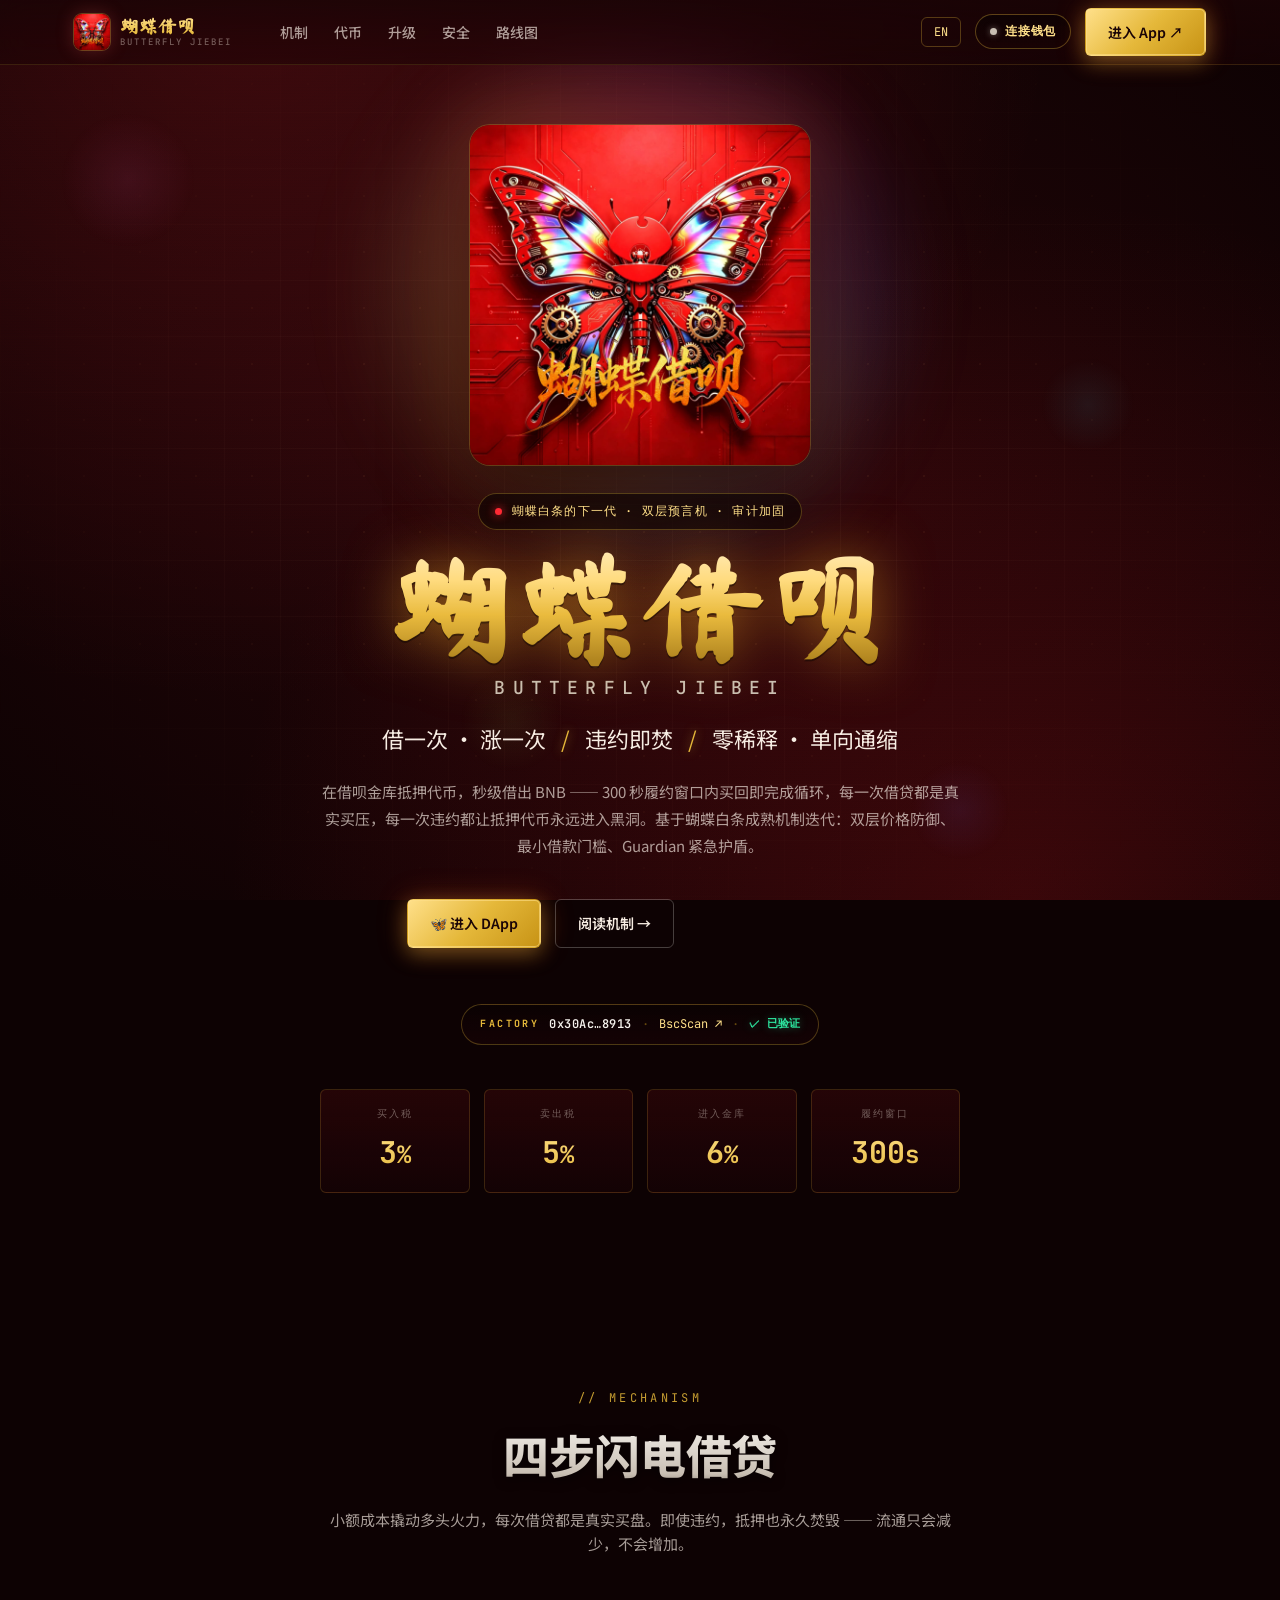
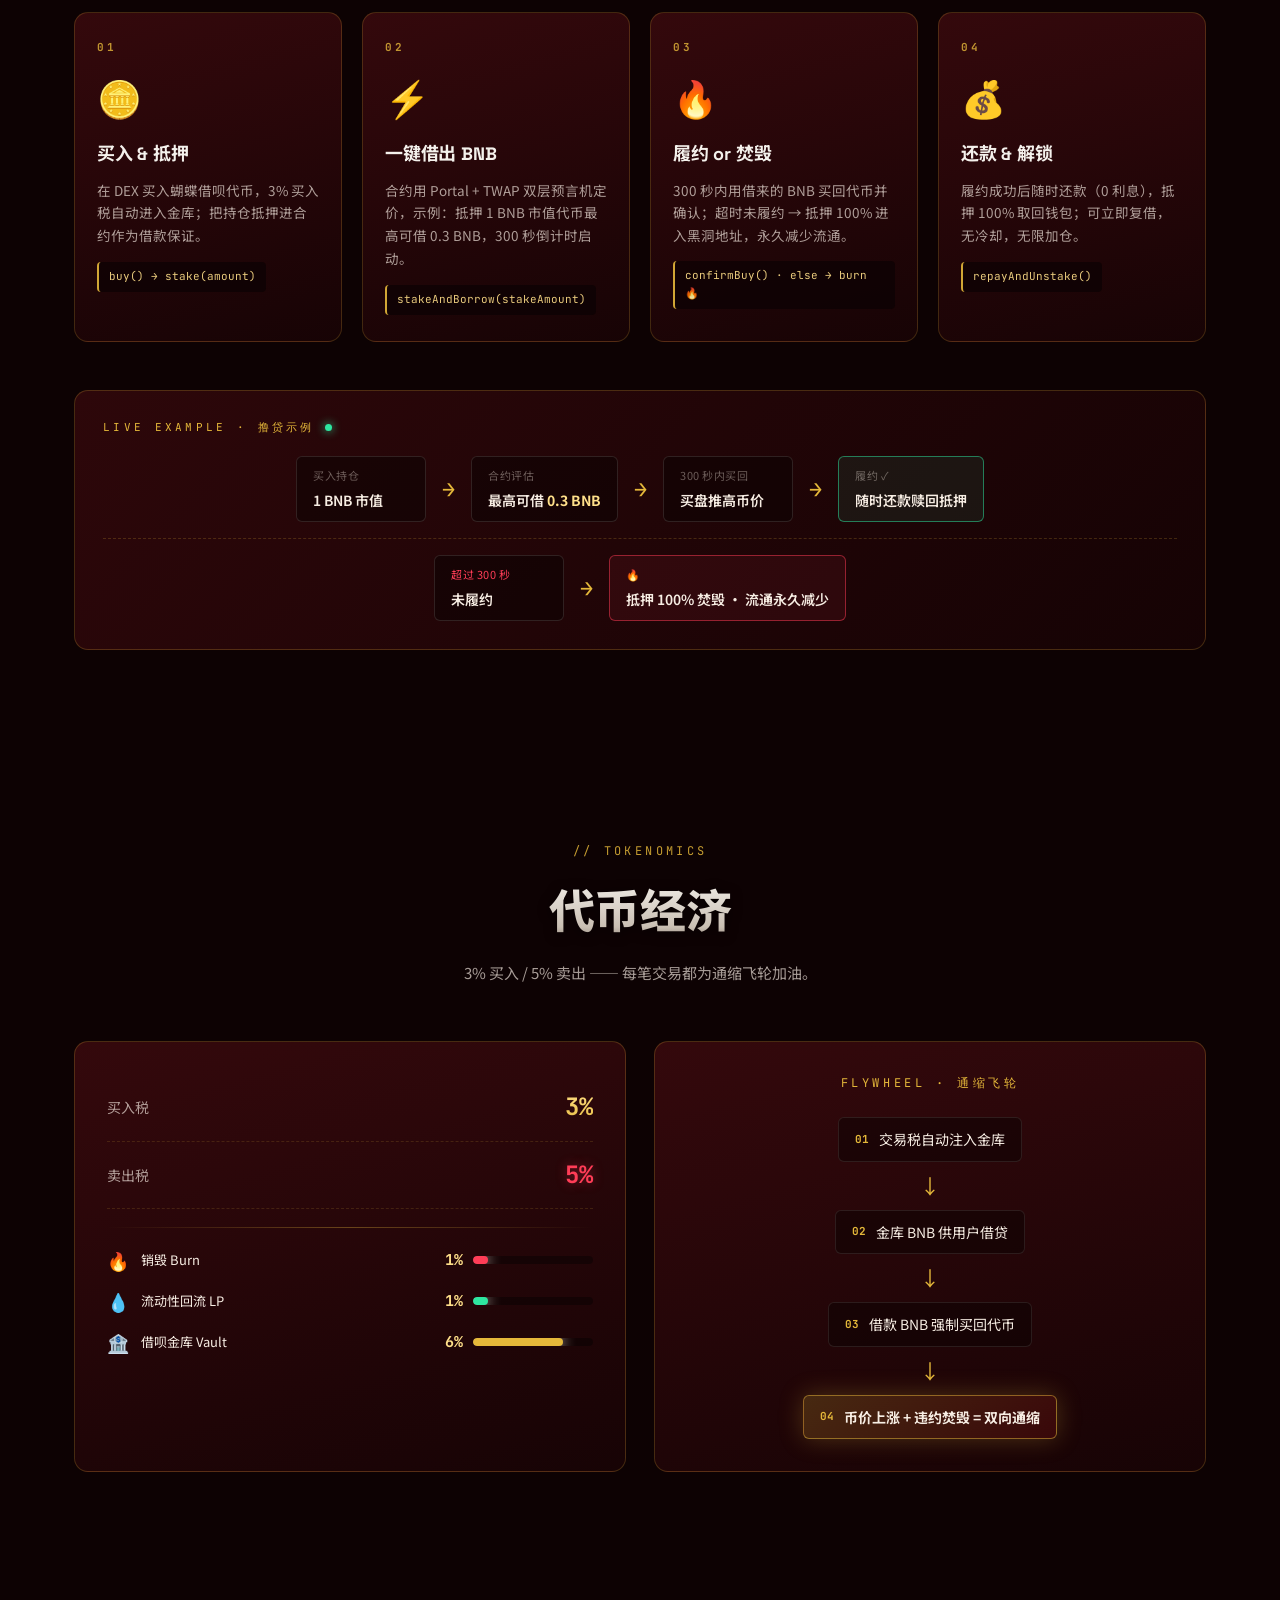
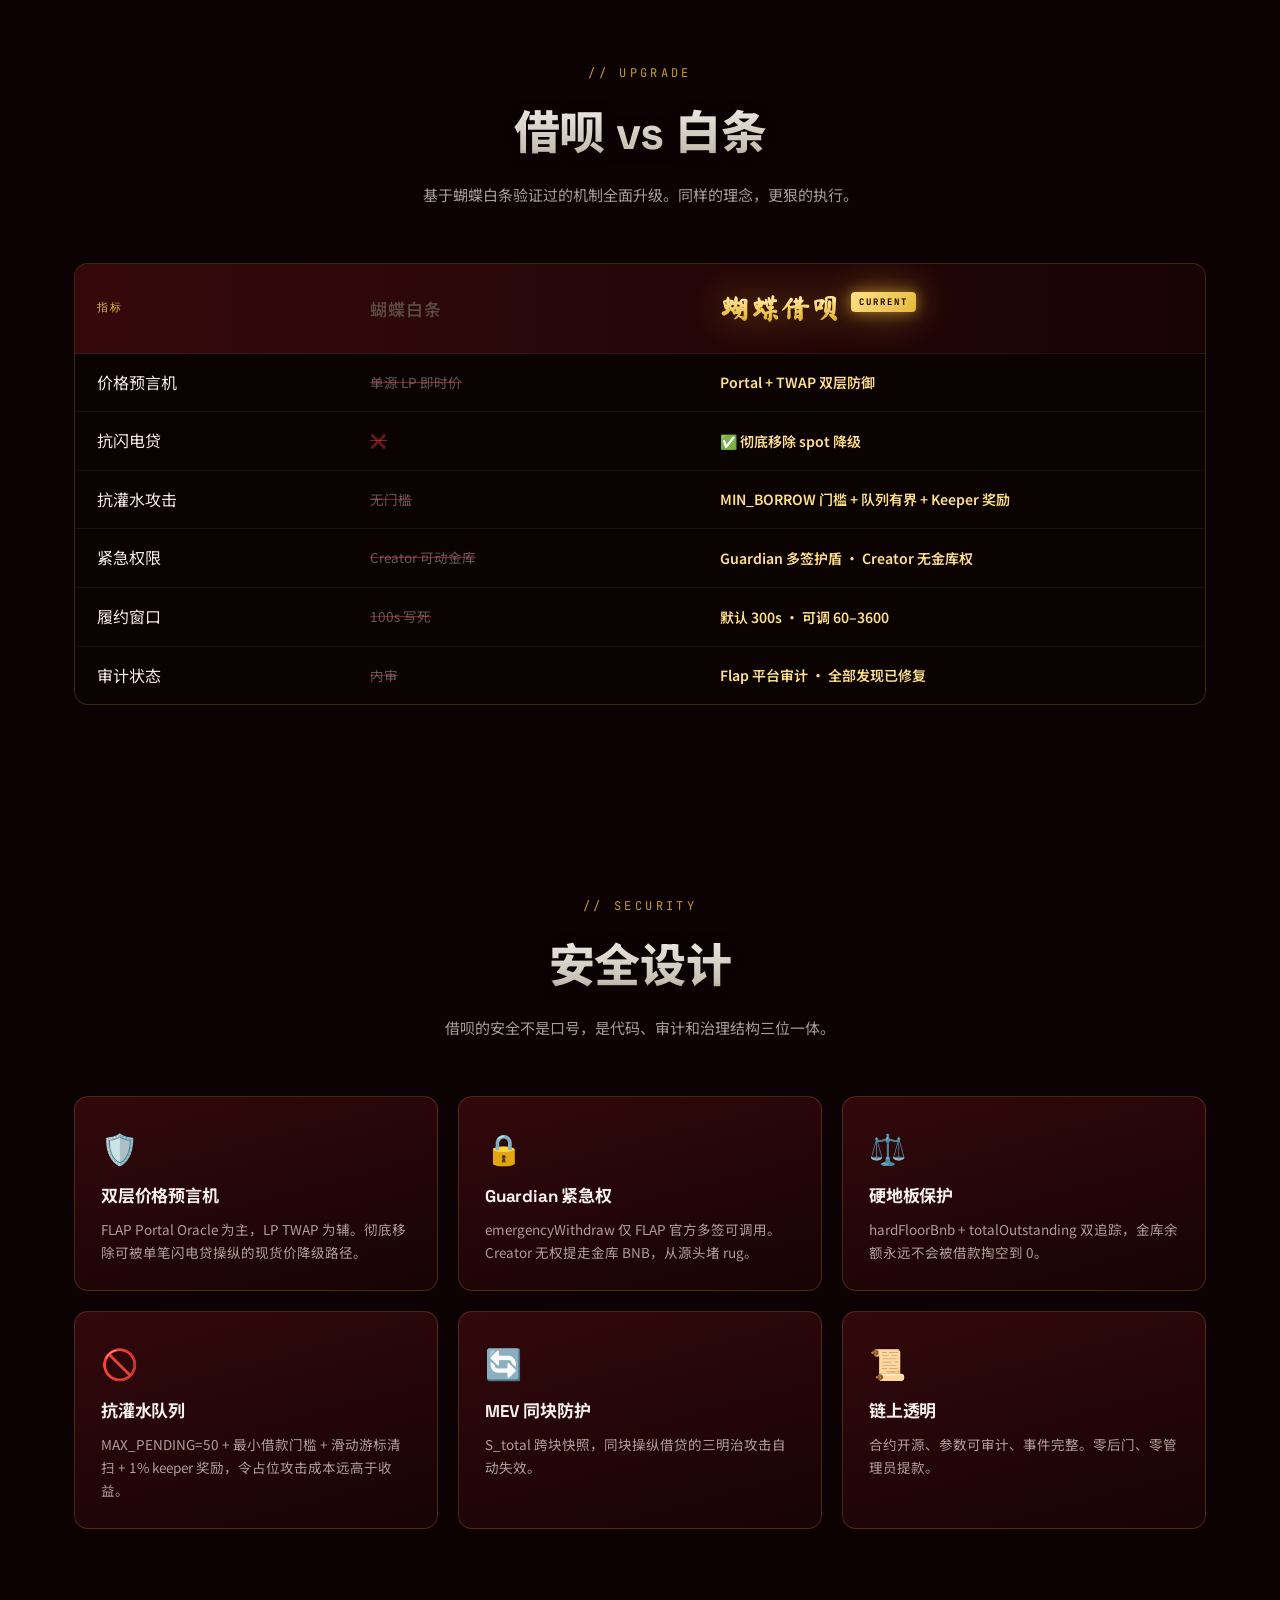
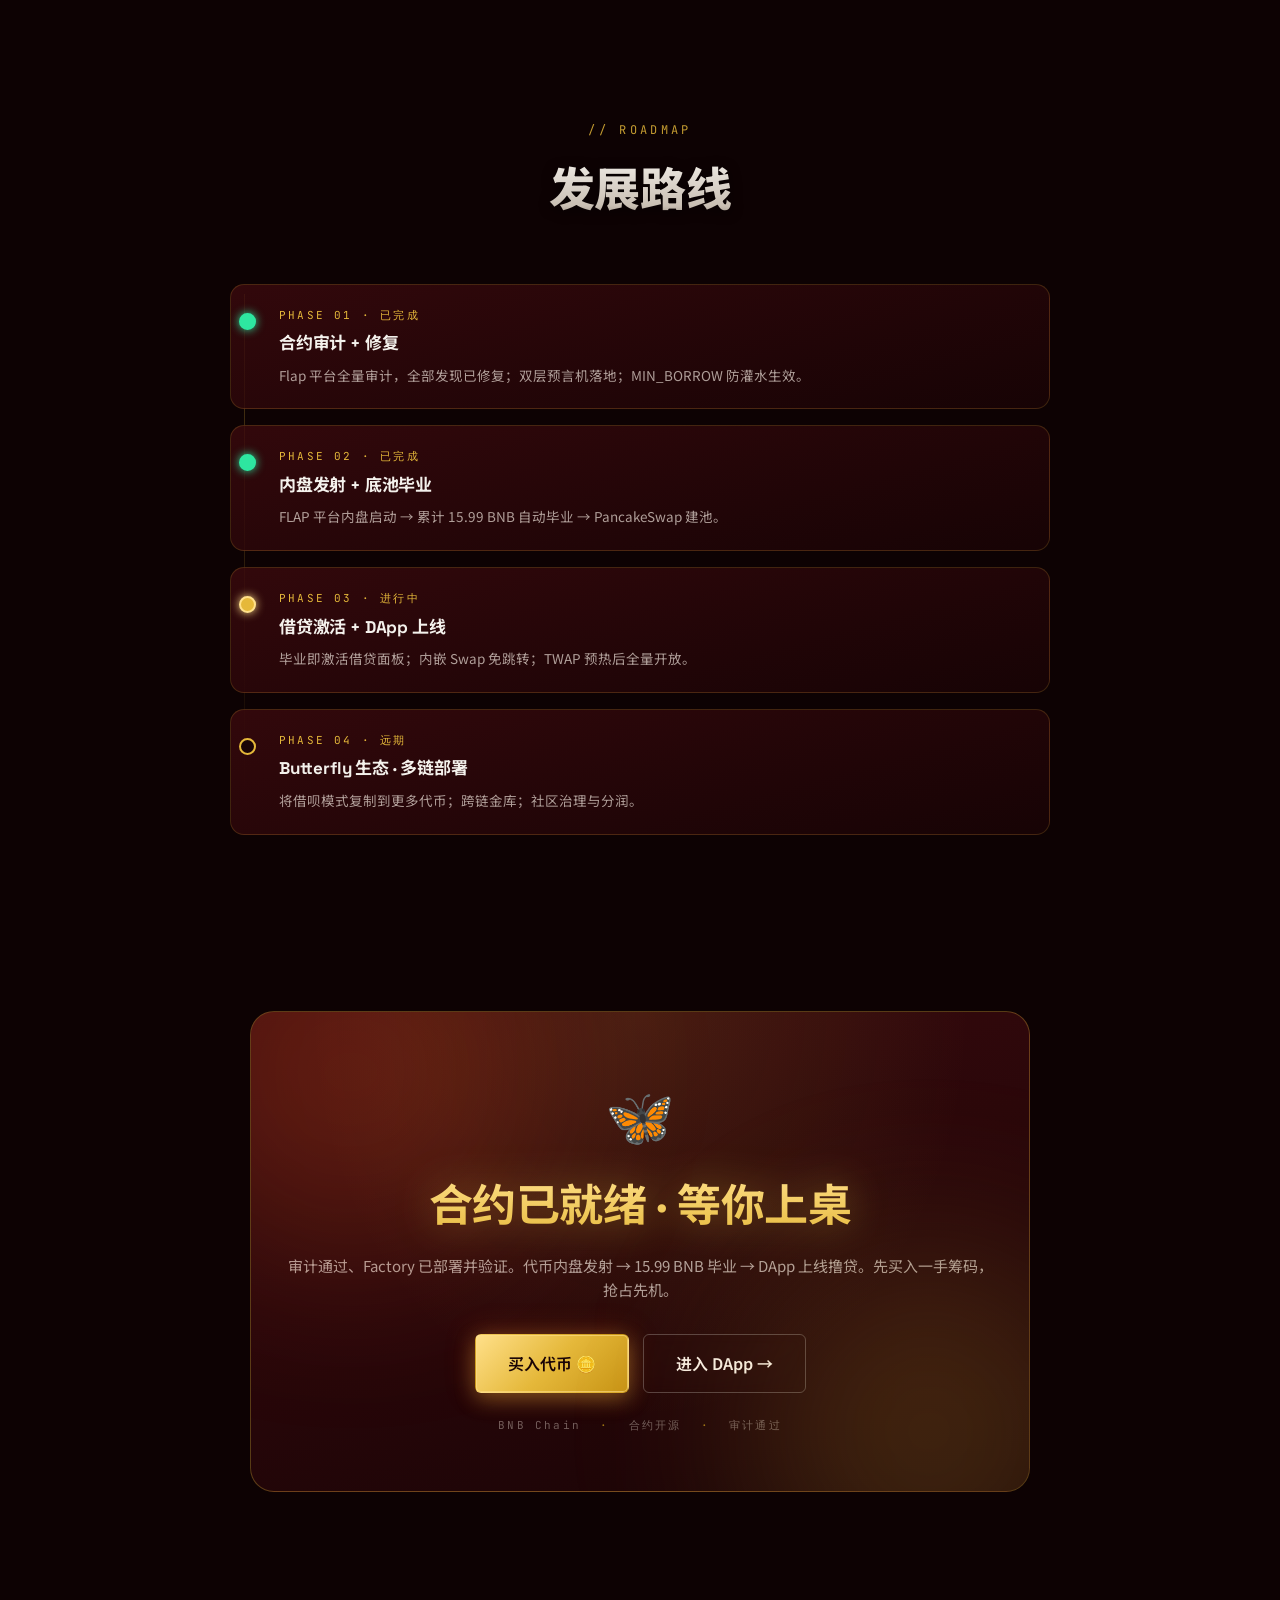
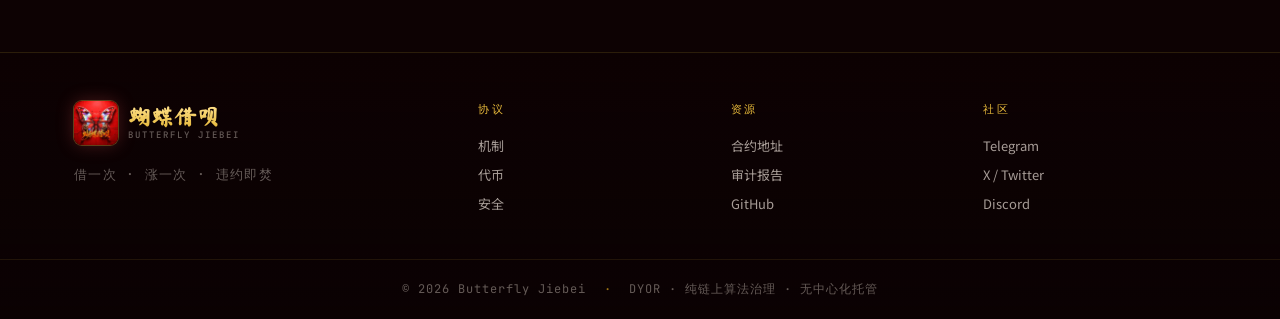
<file: index.html>
<!DOCTYPE html>
<html lang="zh-CN">
<head>
<meta charset="UTF-8" />
<meta name="viewport" content="width=device-width, initial-scale=1.0" />
<title>蝴蝶借呗 Butterfly Jiebei · 借呗金库 V2</title>
<meta name="description" content="蝴蝶借呗 Butterfly Jiebei —— 蝴蝶白条的升级版。双层价格防御、审计加固、最小借款门槛。借一次、涨一次、违约即焚毁。" />
<link rel="icon" href="logo.png" />
<link rel="preconnect" href="https://fonts.googleapis.com" />
<link rel="preconnect" href="https://fonts.gstatic.com" crossorigin />
<link href="https://fonts.googleapis.com/css2?family=JetBrains+Mono:wght@400;500;700&family=Space+Grotesk:wght@500;600;700&family=Noto+Sans+SC:wght@400;700;900&family=ZCOOL+KuaiLe&family=Ma+Shan+Zheng&display=swap" rel="stylesheet" />
<link rel="stylesheet" href="styles.css" />
</head>
<body>

<!-- Blueprint grid + scanline overlay -->
<div class="bg-grid" aria-hidden="true"></div>
<div class="bg-scanline" aria-hidden="true"></div>

<!-- ═══════════════════════════════ NAV ═══════════════════════════════ -->
<nav class="nav">
  <div class="nav-inner">
    <a class="brand" href="#top">
      <img class="brand-mark" src="logo.png" alt="蝴蝶借呗" onerror="this.style.display='none';this.nextElementSibling&&(this.nextElementSibling.style.display='inline')" /><span class="brand-fallback" style="display:none">🦋</span>
      <span class="brand-text">
        <span class="brand-cn" data-i="brand.cn">蝴蝶借呗</span>
        <span class="brand-en">BUTTERFLY&nbsp;JIEBEI</span>
      </span>
    </a>
    <div class="nav-links">
      <a href="#mechanism" data-i="nav.mechanism">机制</a>
      <a href="#tokenomics" data-i="nav.tokenomics">代币</a>
      <a href="#upgrade" data-i="nav.upgrade">升级</a>
      <a href="#security" data-i="nav.security">安全</a>
      <a href="#roadmap" data-i="nav.roadmap">路线图</a>
    </div>
    <div class="nav-right">
      <button class="lang-switch" id="langSwitch" aria-label="Language">EN</button>
      <button class="btn-wallet" id="walletBtn" type="button">
        <span class="wallet-dot"></span>
        <span class="wallet-label" data-i="wallet.connect">连接钱包</span>
      </button>
      <a class="btn btn-primary nav-launch" href="app.html" data-i="nav.launch">进入 App ↗</a>
    </div>
  </div>
</nav>

<!-- ═══════════════════════════════ HERO ═══════════════════════════════ -->
<section class="hero" id="top">
  <div class="container">
    <div class="hero-logo-wrap">
      <img class="hero-logo" src="logo.png" alt="蝴蝶借呗" onerror="this.style.display='none'" />
      <div class="hero-logo-halo" aria-hidden="true"></div>
    </div>

    <div class="tag-line">
      <span class="dot"></span>
      <span data-i="hero.tag">蝴蝶白条的下一代 · 双层预言机 · 审计加固</span>
    </div>

    <h1 class="hero-title">
      <span class="title-cn" data-i="hero.title">蝴蝶借呗</span>
      <span class="title-en">BUTTERFLY&nbsp;JIEBEI</span>
    </h1>

    <p class="hero-sub">
      <span data-i="hero.sub1">借一次 · 涨一次</span>
      <span class="sep">/</span>
      <span data-i="hero.sub2">违约即焚</span>
      <span class="sep">/</span>
      <span data-i="hero.sub3">零稀释 · 单向通缩</span>
    </p>

    <p class="hero-desc" data-i="hero.desc">
      在借呗金库抵押代币，秒级借出 BNB —— 300 秒履约窗口内买回即完成循环，
      每一次借贷都是真实买压，每一次违约都让抵押代币永远进入黑洞。
      基于蝴蝶白条成熟机制迭代：双层价格防御、最小借款门槛、Guardian 紧急护盾。
    </p>

    <div class="hero-cta">
      <a class="btn btn-primary" href="app.html" data-i="hero.cta1">🦋 进入 DApp</a>
      <a class="btn btn-ghost" href="#mechanism" data-i="hero.cta2">阅读机制 →</a>
    </div>

    <div class="contract-pill" data-copy="0x30AcfA75fcbDF797eA0893fE449CA2A578B28913" title="点击复制 / Click to copy">
      <span class="cp-label" data-i="hero.contract">FACTORY</span>
      <code class="cp-addr">0x30Ac…8913</code>
      <span class="cp-sep">·</span>
      <a class="cp-link" href="https://bscscan.com/address/0x30AcfA75fcbDF797eA0893fE449CA2A578B28913#code" target="_blank" rel="noopener" onclick="event.stopPropagation()">BscScan ↗</a>
      <span class="cp-sep">·</span>
      <span class="cp-badge" data-i="hero.verified">✓ Verified</span>
    </div>

    <div class="hero-tiles">
      <div class="tile">
        <div class="tile-label" data-i="hero.t1.l">买入税</div>
        <div class="tile-val"><span class="num">3</span>%</div>
      </div>
      <div class="tile">
        <div class="tile-label" data-i="hero.t2.l">卖出税</div>
        <div class="tile-val"><span class="num">5</span>%</div>
      </div>
      <div class="tile">
        <div class="tile-label" data-i="hero.t3.l">进入金库</div>
        <div class="tile-val"><span class="num">6</span>%</div>
      </div>
      <div class="tile">
        <div class="tile-label" data-i="hero.t4.l">履约窗口</div>
        <div class="tile-val"><span class="num">300</span>s</div>
      </div>
    </div>
  </div>
</section>

<!-- ═══════════════════════════════ MECHANISM ═══════════════════════════════ -->
<section class="section" id="mechanism">
  <div class="container">
    <header class="sec-head">
      <div class="sec-tag" data-i="mech.tag">// MECHANISM</div>
      <h2 class="sec-title" data-i="mech.title">四步闪电借贷</h2>
      <p class="sec-sub" data-i="mech.sub">
        小额成本撬动多头火力，每次借贷都是真实买盘。即使违约，抵押也永久焚毁 —— 流通只会减少，不会增加。
      </p>
    </header>

    <div class="flow-grid">
      <article class="flow-step">
        <div class="step-no">01</div>
        <div class="step-icon">🪙</div>
        <h3 data-i="mech.s1.t">买入 & 抵押</h3>
        <p data-i="mech.s1.d">在 DEX 买入蝴蝶借呗代币，3% 买入税自动进入金库；把持仓抵押进合约作为借款保证。</p>
        <div class="step-code">buy() → stake(amount)</div>
      </article>
      <article class="flow-step">
        <div class="step-no">02</div>
        <div class="step-icon">⚡</div>
        <h3 data-i="mech.s2.t">一键借出 BNB</h3>
        <p data-i="mech.s2.d">合约用 Portal + TWAP 双层预言机定价，示例：抵押 1 BNB 市值代币最高可借 0.3 BNB，300 秒倒计时启动。</p>
        <div class="step-code">stakeAndBorrow(stakeAmount)</div>
      </article>
      <article class="flow-step">
        <div class="step-no">03</div>
        <div class="step-icon">🔥</div>
        <h3 data-i="mech.s3.t">履约 or 焚毁</h3>
        <p data-i="mech.s3.d">300 秒内用借来的 BNB 买回代币并确认；超时未履约 → 抵押 100% 进入黑洞地址，永久减少流通。</p>
        <div class="step-code">confirmBuy() · else → burn 🔥</div>
      </article>
      <article class="flow-step">
        <div class="step-no">04</div>
        <div class="step-icon">💰</div>
        <h3 data-i="mech.s4.t">还款 & 解锁</h3>
        <p data-i="mech.s4.d">履约成功后随时还款（0 利息），抵押 100% 取回钱包；可立即复借，无冷却，无限加仓。</p>
        <div class="step-code">repayAndUnstake()</div>
      </article>
    </div>

    <div class="example-box">
      <div class="ex-head">
        <span class="ex-label" data-i="mech.ex.tag">LIVE EXAMPLE</span>
        <span class="ex-dot"></span>
      </div>
      <div class="ex-flow">
        <div class="ex-step"><span class="ex-k" data-i="mech.ex.k1">买入持仓</span><span class="ex-v">1 BNB 市值</span></div>
        <span class="ex-arr">→</span>
        <div class="ex-step"><span class="ex-k" data-i="mech.ex.k2">合约评估</span><span class="ex-v">最高可借 <b>0.3 BNB</b></span></div>
        <span class="ex-arr">→</span>
        <div class="ex-step"><span class="ex-k" data-i="mech.ex.k3">300 秒内买回</span><span class="ex-v">买盘推高币价</span></div>
        <span class="ex-arr">→</span>
        <div class="ex-step ex-win"><span class="ex-k" data-i="mech.ex.k4">履约 ✓</span><span class="ex-v" data-i="mech.ex.v4">随时还款赎回抵押</span></div>
      </div>
      <div class="ex-flow ex-alt">
        <div class="ex-step"><span class="ex-k" data-i="mech.ex.k5">超过 300 秒</span><span class="ex-v" data-i="mech.ex.v5">未履约</span></div>
        <span class="ex-arr">→</span>
        <div class="ex-step ex-burn"><span class="ex-k">🔥</span><span class="ex-v" data-i="mech.ex.v6">抵押 100% 焚毁 · 流通永久减少</span></div>
      </div>
    </div>
  </div>
</section>

<!-- ═══════════════════════════════ TOKENOMICS ═══════════════════════════════ -->
<section class="section" id="tokenomics">
  <div class="container">
    <header class="sec-head">
      <div class="sec-tag" data-i="tok.tag">// TOKENOMICS</div>
      <h2 class="sec-title" data-i="tok.title">代币经济</h2>
      <p class="sec-sub" data-i="tok.sub">3% 买入 / 5% 卖出 —— 每笔交易都为通缩飞轮加油。</p>
    </header>

    <div class="tok-grid">
      <!-- 税率卡片 -->
      <div class="tok-card">
        <div class="tok-row">
          <span class="tok-k" data-i="tok.buy">买入税</span>
          <span class="tok-v tok-v-accent">3%</span>
        </div>
        <div class="tok-row">
          <span class="tok-k" data-i="tok.sell">卖出税</span>
          <span class="tok-v tok-v-danger">5%</span>
        </div>
        <div class="tok-divider"></div>
        <div class="tok-breakdown">
          <div class="tok-bd-row">
            <span class="tok-bd-ic">🔥</span>
            <span class="tok-bd-k" data-i="tok.burn">销毁 Burn</span>
            <span class="tok-bd-v">1%</span>
            <span class="tok-bar"><span class="tok-bar-fill" style="width:12.5%;background:var(--danger)"></span></span>
          </div>
          <div class="tok-bd-row">
            <span class="tok-bd-ic">💧</span>
            <span class="tok-bd-k" data-i="tok.reflow">流动性回流 LP</span>
            <span class="tok-bd-v">1%</span>
            <span class="tok-bar"><span class="tok-bar-fill" style="width:12.5%;background:var(--emerald)"></span></span>
          </div>
          <div class="tok-bd-row">
            <span class="tok-bd-ic">🏦</span>
            <span class="tok-bd-k" data-i="tok.vault">借呗金库 Vault</span>
            <span class="tok-bd-v">6%</span>
            <span class="tok-bar"><span class="tok-bar-fill" style="width:75%;background:var(--amber)"></span></span>
          </div>
        </div>
      </div>

      <!-- 飞轮 -->
      <div class="tok-card tok-wheel">
        <div class="wheel-title" data-i="tok.wheel">FLYWHEEL · 通缩飞轮</div>
        <div class="wheel-step">
          <span class="wheel-n">01</span>
          <span data-i="tok.w1">交易税自动注入金库</span>
        </div>
        <div class="wheel-arr">↓</div>
        <div class="wheel-step">
          <span class="wheel-n">02</span>
          <span data-i="tok.w2">金库 BNB 供用户借贷</span>
        </div>
        <div class="wheel-arr">↓</div>
        <div class="wheel-step">
          <span class="wheel-n">03</span>
          <span data-i="tok.w3">借款 BNB 强制买回代币</span>
        </div>
        <div class="wheel-arr">↓</div>
        <div class="wheel-step wheel-final">
          <span class="wheel-n">04</span>
          <span data-i="tok.w4">币价上涨 + 违约焚毁 = 双向通缩</span>
        </div>
      </div>
    </div>
  </div>
</section>

<!-- ═══════════════════════════════ UPGRADE (VS 白条) ═══════════════════════════════ -->
<section class="section" id="upgrade">
  <div class="container">
    <header class="sec-head">
      <div class="sec-tag" data-i="up.tag">// UPGRADE</div>
      <h2 class="sec-title" data-i="up.title">借呗 vs 白条</h2>
      <p class="sec-sub" data-i="up.sub">基于蝴蝶白条验证过的机制全面升级。同样的理念，更狠的执行。</p>
    </header>

    <div class="cmp-table">
      <div class="cmp-row cmp-head">
        <div data-i="up.h.k">指标</div>
        <div class="cmp-head-old" data-i="up.h.a">蝴蝶白条</div>
        <div class="cmp-head-new" data-i="up.h.b">蝴蝶借呗</div>
      </div>
      <div class="cmp-row">
        <div data-i="up.r1.k">价格预言机</div>
        <div class="old">单源 LP 即时价</div>
        <div class="new" data-i="up.r1.v">Portal + TWAP 双层防御</div>
      </div>
      <div class="cmp-row">
        <div data-i="up.r2.k">抗闪电贷</div>
        <div class="old">❌</div>
        <div class="new" data-i="up.r2.v">✅ 彻底移除 spot 降级</div>
      </div>
      <div class="cmp-row">
        <div data-i="up.r3.k">抗灌水攻击</div>
        <div class="old">无门槛</div>
        <div class="new" data-i="up.r3.v">MIN_BORROW 门槛 + 队列有界 + Keeper 奖励</div>
      </div>
      <div class="cmp-row">
        <div data-i="up.r4.k">紧急权限</div>
        <div class="old">Creator 可动金库</div>
        <div class="new" data-i="up.r4.v">Guardian 多签护盾，Creator 无金库权</div>
      </div>
      <div class="cmp-row">
        <div data-i="up.r5.k">履约窗口</div>
        <div class="old">100s 写死</div>
        <div class="new" data-i="up.r5.v">默认 300s · 可调 60–3600</div>
      </div>
      <div class="cmp-row">
        <div data-i="up.r6.k">审计状态</div>
        <div class="old">内审</div>
        <div class="new" data-i="up.r6.v">Flap 平台审计 · 全部发现已修复</div>
      </div>
    </div>
  </div>
</section>

<!-- ═══════════════════════════════ SECURITY ═══════════════════════════════ -->
<section class="section" id="security">
  <div class="container">
    <header class="sec-head">
      <div class="sec-tag" data-i="sec.tag">// SECURITY</div>
      <h2 class="sec-title" data-i="sec.title">安全设计</h2>
      <p class="sec-sub" data-i="sec.sub">借呗的安全不是口号，是代码、审计和治理结构三位一体。</p>
    </header>

    <div class="sec-grid">
      <div class="sec-card">
        <div class="sec-ic">🛡️</div>
        <h3 data-i="sec.c1.t">双层价格预言机</h3>
        <p data-i="sec.c1.d">FLAP Portal Oracle 为主，LP TWAP 为辅。彻底移除可被单笔闪电贷操纵的现货价降级路径。</p>
      </div>
      <div class="sec-card">
        <div class="sec-ic">🔒</div>
        <h3 data-i="sec.c2.t">Guardian 紧急权</h3>
        <p data-i="sec.c2.d">emergencyWithdraw 仅 FLAP 官方多签可调用。Creator 无权提走金库 BNB，从源头堵 rug。</p>
      </div>
      <div class="sec-card">
        <div class="sec-ic">⚖️</div>
        <h3 data-i="sec.c3.t">硬地板保护</h3>
        <p data-i="sec.c3.d">hardFloorBnb + totalOutstanding 双追踪，金库余额永远不会被借款掏空到 0。</p>
      </div>
      <div class="sec-card">
        <div class="sec-ic">🚫</div>
        <h3 data-i="sec.c4.t">抗灌水队列</h3>
        <p data-i="sec.c4.d">MAX_PENDING=50 + 最小借款门槛 + 滑动游标清扫 + 1% keeper 奖励，令占位攻击成本远高于收益。</p>
      </div>
      <div class="sec-card">
        <div class="sec-ic">🔄</div>
        <h3 data-i="sec.c5.t">MEV 同块防护</h3>
        <p data-i="sec.c5.d">S_total 跨块快照，同块操纵借贷的三明治攻击自动失效。</p>
      </div>
      <div class="sec-card">
        <div class="sec-ic">📜</div>
        <h3 data-i="sec.c6.t">链上透明</h3>
        <p data-i="sec.c6.d">合约开源、参数可审计、事件完整。零后门、零管理员提款。</p>
      </div>
    </div>
  </div>
</section>

<!-- ═══════════════════════════════ ROADMAP ═══════════════════════════════ -->
<section class="section" id="roadmap">
  <div class="container">
    <header class="sec-head">
      <div class="sec-tag" data-i="road.tag">// ROADMAP</div>
      <h2 class="sec-title" data-i="road.title">发展路线</h2>
    </header>

    <div class="road-list">
      <div class="road-item road-done">
        <div class="road-tag" data-i="road.p1.tag">PHASE 01 · 已完成</div>
        <h4 data-i="road.p1.t">合约审计 + 修复</h4>
        <p data-i="road.p1.d">Flap 平台全量审计，全部发现已修复；双层预言机落地；MIN_BORROW 防灌水生效。</p>
      </div>
      <div class="road-item road-done">
        <div class="road-tag" data-i="road.p2.tag">PHASE 02 · 已完成</div>
        <h4 data-i="road.p2.t">内盘发射 + 底池毕业</h4>
        <p data-i="road.p2.d">FLAP 平台内盘启动 → 累计 15.99 BNB 自动毕业 → PancakeSwap 建池。</p>
      </div>
      <div class="road-item road-active">
        <div class="road-tag" data-i="road.p3.tag">PHASE 03 · 进行中</div>
        <h4 data-i="road.p3.t">借贷激活 + DApp 上线</h4>
        <p data-i="road.p3.d">毕业即激活借贷面板；内嵌 Swap 免跳转；TWAP 预热后全量开放。</p>
      </div>
      <div class="road-item">
        <div class="road-tag" data-i="road.p4.tag">PHASE 04 · 远期</div>
        <h4 data-i="road.p4.t">Butterfly 生态 · 多链部署</h4>
        <p data-i="road.p4.d">将借呗模式复制到更多代币；跨链金库；社区治理与分润。</p>
      </div>
    </div>
  </div>
</section>

<!-- ═══════════════════════════════ CTA ═══════════════════════════════ -->
<section class="section cta" id="cta">
  <div class="container">
    <div class="cta-box">
      <div class="cta-emoji">🦋</div>
      <h2 class="cta-title" data-i="cta.title">准备好开撸第一波了吗？</h2>
      <p class="cta-desc" data-i="cta.desc">借呗已审计完成，毕业即可开撸。连接钱包进入 App，或先买入一手筹码。</p>
      <div class="cta-actions">
        <a class="btn btn-primary btn-lg" href="https://pancakeswap.finance/swap" target="_blank" rel="noopener" data-i="cta.b1">买入代币 🪙</a>
        <a class="btn btn-ghost btn-lg" href="app.html" data-i="cta.b2">进入 DApp →</a>
      </div>
      <div class="cta-meta">
        <span data-i="cta.meta1">BNB Chain</span>
        <span class="sep">·</span>
        <span data-i="cta.meta2">合约开源</span>
        <span class="sep">·</span>
        <span data-i="cta.meta3">审计通过</span>
      </div>
    </div>
  </div>
</section>

<!-- ═══════════════════════════════ FOOTER ═══════════════════════════════ -->
<footer class="footer">
  <div class="container foot-inner">
    <div class="foot-brand">
      <div class="brand">
        <img class="brand-mark" src="logo.png" alt="蝴蝶借呗" onerror="this.style.display='none';this.nextElementSibling&&(this.nextElementSibling.style.display='inline')" /><span class="brand-fallback" style="display:none">🦋</span>
        <span class="brand-text">
          <span class="brand-cn">蝴蝶借呗</span>
          <span class="brand-en">BUTTERFLY JIEBEI</span>
        </span>
      </div>
      <p class="foot-tag" data-i="foot.tag">借一次 · 涨一次 · 违约即焚</p>
    </div>
    <div class="foot-cols">
      <div>
        <div class="foot-h" data-i="foot.h1">协议</div>
        <a href="#mechanism" data-i="foot.l1">机制</a>
        <a href="#tokenomics" data-i="foot.l2">代币</a>
        <a href="#security" data-i="foot.l3">安全</a>
      </div>
      <div>
        <div class="foot-h" data-i="foot.h2">资源</div>
        <a href="https://bscscan.com/address/0x30AcfA75fcbDF797eA0893fE449CA2A578B28913#code" target="_blank" rel="noopener" data-i="foot.l4">Factory 合约</a>
        <a href="#" data-i="foot.l5">审计报告</a>
        <a href="#" data-i="foot.l6">GitHub</a>
      </div>
      <div>
        <div class="foot-h" data-i="foot.h3">社区</div>
        <a href="#">Telegram</a>
        <a href="#">X / Twitter</a>
        <a href="#">Discord</a>
      </div>
    </div>
  </div>
  <div class="foot-bar">
    <span>© 2026 Butterfly Jiebei</span>
    <span class="sep">·</span>
    <span data-i="foot.disclaim">DYOR · 纯链上算法治理 · 无中心化托管</span>
  </div>
</footer>

<script src="script.js"></script>
</body>
</html>
</file>
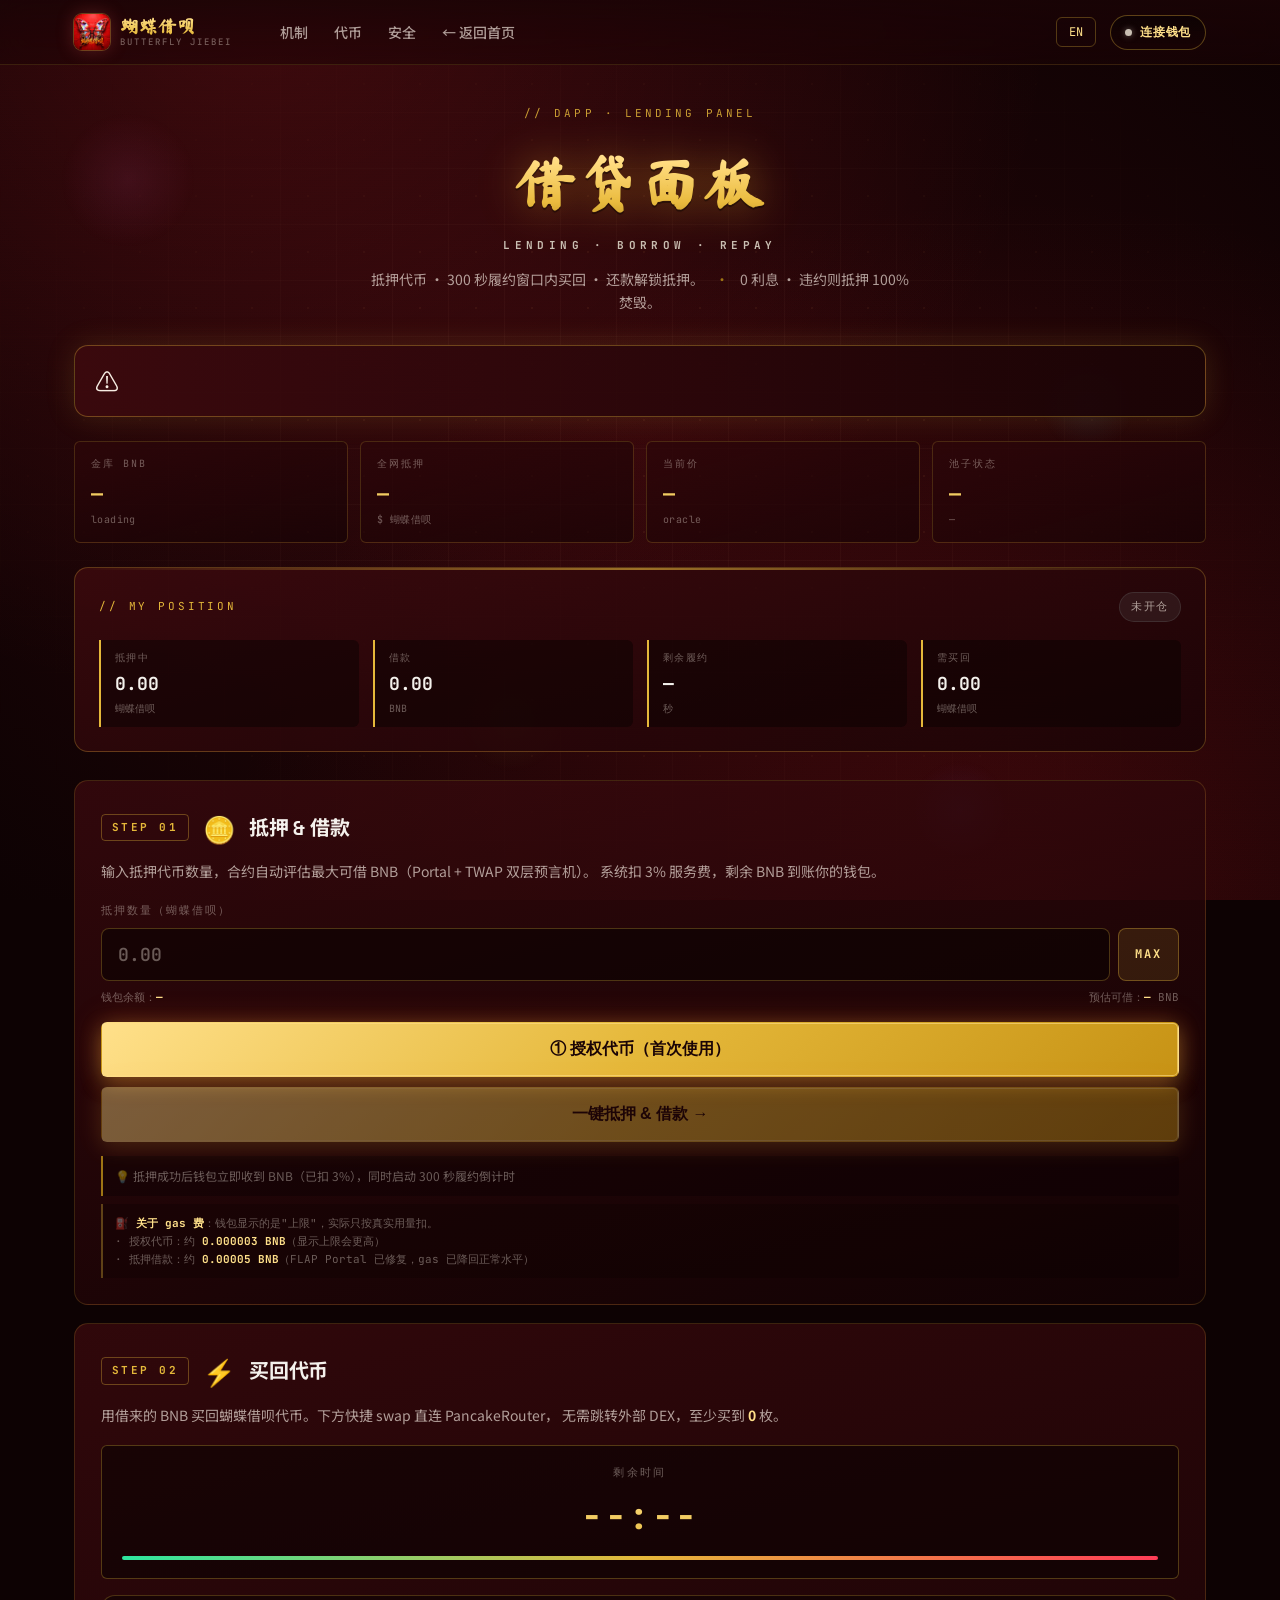
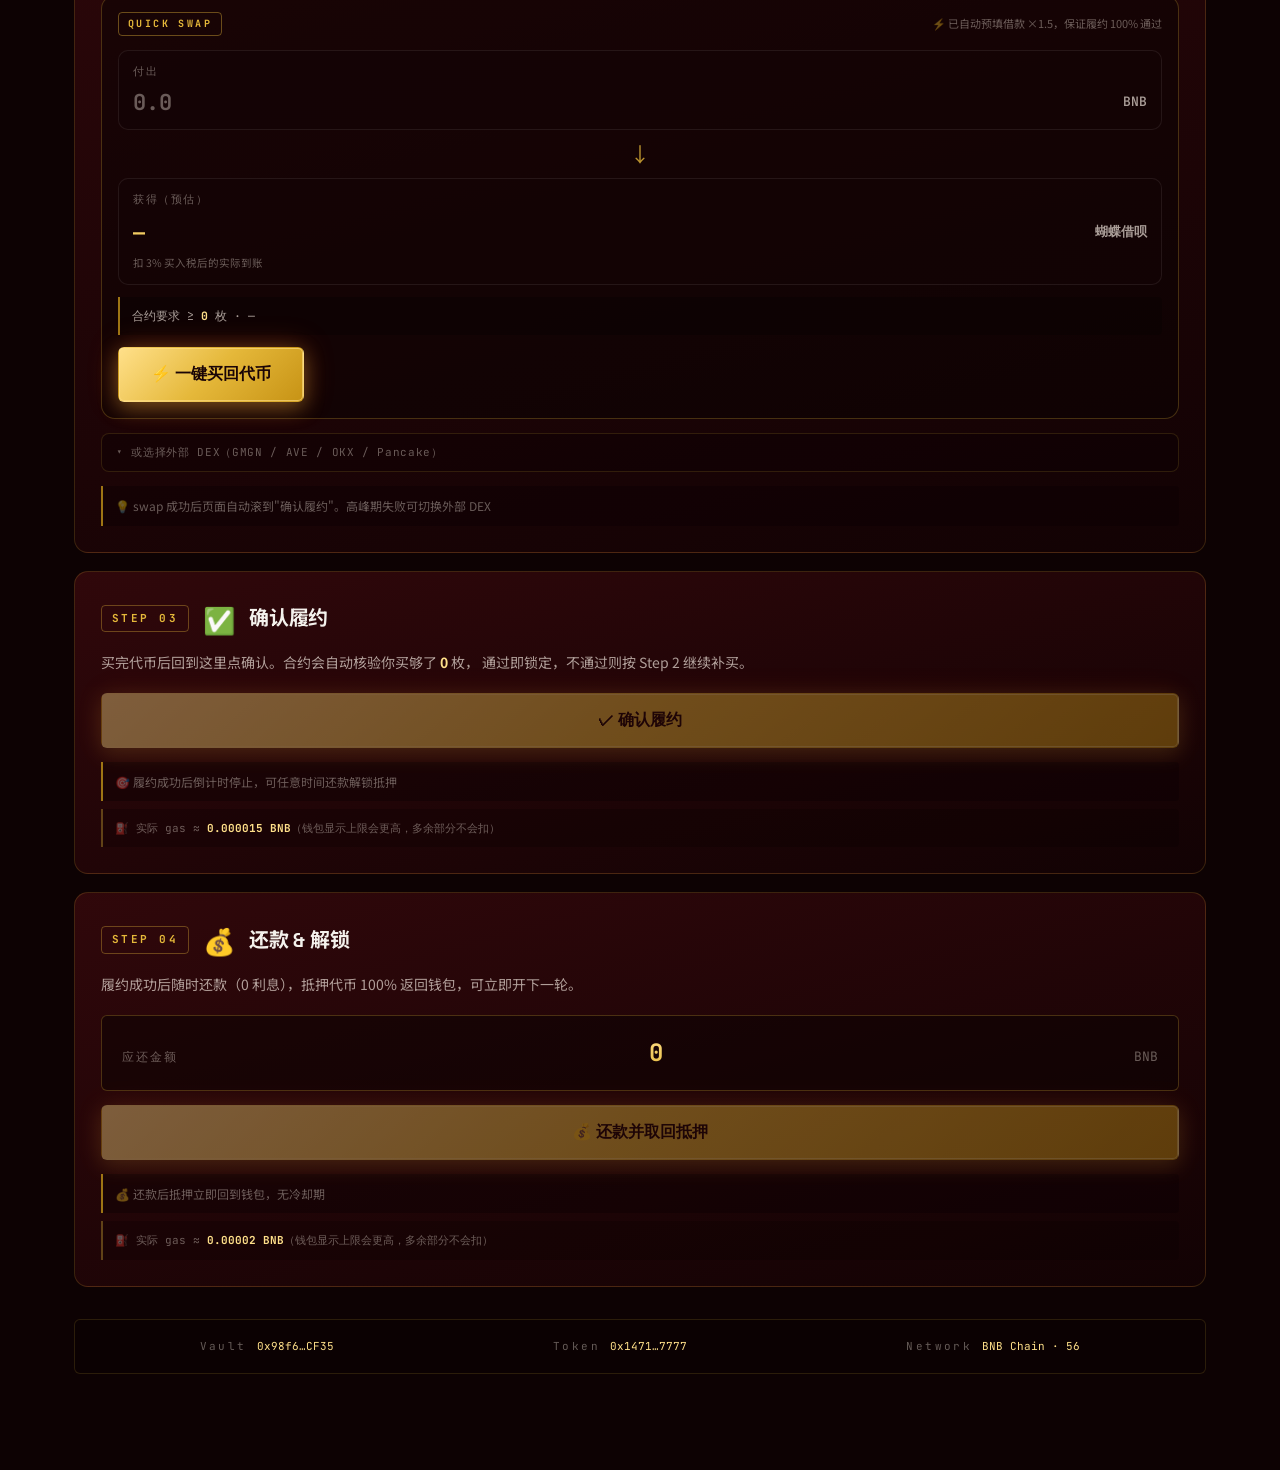
<file: app.html>
<!DOCTYPE html>
<html lang="zh-CN">
<head>
<meta charset="UTF-8" />
<meta name="viewport" content="width=device-width, initial-scale=1.0" />
<title>蝴蝶借呗 DApp · 借贷面板</title>
<meta name="description" content="蝴蝶借呗借贷面板：抵押代币 · 300 秒履约窗口内买回 · 还款解锁。" />
<link rel="icon" href="logo.png" />
<link rel="preconnect" href="https://fonts.googleapis.com" />
<link rel="preconnect" href="https://fonts.gstatic.com" crossorigin />
<link href="https://fonts.googleapis.com/css2?family=JetBrains+Mono:wght@400;500;700&family=Space+Grotesk:wght@500;600;700&family=Noto+Sans+SC:wght@400;700;900&family=Ma+Shan+Zheng&display=swap" rel="stylesheet" />
<link rel="stylesheet" href="styles.css" />
<link rel="stylesheet" href="app.css" />
</head>
<body class="app-body">

<div class="bg-grid" aria-hidden="true"></div>
<div class="bg-scanline" aria-hidden="true"></div>

<!-- NAV -->
<nav class="nav">
  <div class="nav-inner">
    <a class="brand" href="index.html">
      <img class="brand-mark" src="logo.png" alt="蝴蝶借呗" />
      <span class="brand-text">
        <span class="brand-cn">蝴蝶借呗</span>
        <span class="brand-en">BUTTERFLY&nbsp;JIEBEI</span>
      </span>
    </a>
    <div class="nav-links">
      <a href="index.html#mechanism" data-i="nav.mechanism">机制</a>
      <a href="index.html#tokenomics" data-i="nav.tokenomics">代币</a>
      <a href="index.html#security" data-i="nav.security">安全</a>
      <a href="index.html">← 返回首页</a>
    </div>
    <div class="nav-right">
      <button class="lang-switch" id="langSwitch" aria-label="Language">EN</button>
      <button class="btn-wallet" id="walletBtn" type="button">
        <span class="wallet-dot"></span>
        <span class="wallet-label" data-i="wallet.connect">连接钱包</span>
      </button>
    </div>
  </div>
</nav>

<main class="app-main">
  <div class="container">

    <!-- HEADER -->
    <header class="app-header">
      <div class="app-tag">// DAPP · LENDING PANEL</div>
      <h1 class="app-title">
        <span class="title-cn">借贷面板</span>
        <span class="title-en">LENDING · BORROW · REPAY</span>
      </h1>
      <p class="app-sub">
        抵押代币 · 300 秒履约窗口内买回 · 还款解锁抵押。
        <span class="sub-sep">·</span>
        0 利息 · 违约则抵押 100% 焚毁。
      </p>
    </header>

    <!-- STATE BANNER -->
    <div class="state-banner" id="stateBanner" hidden>
      <span class="sb-icon" id="sbIcon">⚠️</span>
      <div class="sb-text">
        <div class="sb-title" id="sbTitle"></div>
        <div class="sb-desc" id="sbDesc"></div>
      </div>
      <button class="sb-action" id="sbAction" type="button" hidden></button>
    </div>

    <!-- LIVE STATS STRIP -->
    <section class="stats-strip" id="statsStrip">
      <div class="stat-tile">
        <div class="st-label">金库 BNB</div>
        <div class="st-val" id="stVaultBnb">—</div>
        <div class="st-sub" id="stVaultBnbSub">loading</div>
      </div>
      <div class="stat-tile">
        <div class="st-label">全网抵押</div>
        <div class="st-val" id="stSTotal">—</div>
        <div class="st-sub" id="stSTotalSub">$ 蝴蝶借呗</div>
      </div>
      <div class="stat-tile">
        <div class="st-label">当前价</div>
        <div class="st-val" id="stPrice">—</div>
        <div class="st-sub" id="stPriceSrc">oracle</div>
      </div>
      <div class="stat-tile">
        <div class="st-label">池子状态</div>
        <div class="st-val" id="stPool">—</div>
        <div class="st-sub" id="stPoolSub">—</div>
      </div>
    </section>

    <!-- POSITION CARD -->
    <section class="position-card" id="positionCard">
      <div class="pc-head">
        <span class="pc-tag">// MY POSITION</span>
        <span class="pc-status" id="pcStatus">未开仓</span>
      </div>
      <div class="pc-grid">
        <div class="pc-item">
          <div class="pc-k">抵押中</div>
          <div class="pc-v" id="pcStake">0.00</div>
          <div class="pc-u">蝴蝶借呗</div>
        </div>
        <div class="pc-item">
          <div class="pc-k">借款</div>
          <div class="pc-v" id="pcBorrow">0.00</div>
          <div class="pc-u">BNB</div>
        </div>
        <div class="pc-item">
          <div class="pc-k">剩余履约</div>
          <div class="pc-v" id="pcTime">—</div>
          <div class="pc-u" id="pcTimeSub">秒</div>
        </div>
        <div class="pc-item">
          <div class="pc-k">需买回</div>
          <div class="pc-v" id="pcReq">0.00</div>
          <div class="pc-u">蝴蝶借呗</div>
        </div>
      </div>
      <div class="pc-progress" id="pcProgress" hidden>
        <div class="pc-progress-fill" id="pcProgressFill"></div>
      </div>
    </section>

    <!-- STEP 1: STAKE & BORROW -->
    <section class="step-card" data-step="1" id="step1">
      <div class="step-head">
        <div class="step-badge">STEP 01</div>
        <div class="step-emoji">🪙</div>
        <h2 class="step-title">抵押 &amp; 借款</h2>
      </div>
      <p class="step-desc">
        输入抵押代币数量，合约自动评估最大可借 BNB（Portal + TWAP 双层预言机）。
        系统扣 3% 服务费，剩余 BNB 到账你的钱包。
      </p>

      <div class="input-group">
        <label class="input-label">抵押数量（蝴蝶借呗）</label>
        <div class="input-row">
          <input type="number" class="input" id="stakeInput" placeholder="0.00" min="0" step="any" />
          <button class="btn-max" id="maxBtn" type="button">MAX</button>
        </div>
        <div class="input-meta">
          <span>钱包余额：<b id="tokenBal">—</b></span>
          <span>预估可借：<b id="bmaxPreview">—</b> BNB</span>
        </div>
      </div>

      <div class="btn-stack">
        <button class="btn btn-primary btn-lg" id="approveBtn" type="button" hidden>
          ① 授权代币（首次使用）
        </button>
        <button class="btn btn-primary btn-lg" id="stakeBtn" type="button" disabled>
          一键抵押 &amp; 借款 →
        </button>
      </div>
      <p class="step-help">💡 抵押成功后钱包立即收到 BNB（已扣 3%），同时启动 300 秒履约倒计时</p>
      <p class="step-help step-help-gas">
        ⛽ <b>关于 gas 费</b>：钱包显示的是"上限"，实际只按真实用量扣。<br>
        · 授权代币：约 <b>0.000003 BNB</b>（显示上限会更高）<br>
        · 抵押借款：约 <b>0.00005 BNB</b>（FLAP Portal 已修复，gas 已降回正常水平）
      </p>
    </section>

    <!-- STEP 2: BUY BACK (with inline quick-swap) -->
    <section class="step-card" data-step="2" id="step2">
      <div class="step-head">
        <div class="step-badge">STEP 02</div>
        <div class="step-emoji">⚡</div>
        <h2 class="step-title">买回代币</h2>
      </div>
      <p class="step-desc">
        用借来的 BNB 买回蝴蝶借呗代币。下方快捷 swap 直连 PancakeRouter，
        无需跳转外部 DEX，至少买到 <b id="requireDisplay">0</b> 枚。
      </p>
      <div class="countdown-box" id="countdownBox">
        <div class="cd-label">剩余时间</div>
        <div class="cd-value" id="countdownValue">--:--</div>
        <div class="cd-bar"><div class="cd-bar-fill" id="cdBarFill"></div></div>
      </div>

      <!-- Inline quick-swap panel -->
      <div class="swap-panel" id="swapPanel">
        <div class="swap-head">
          <span class="swap-tag">QUICK SWAP</span>
          <span class="swap-hint">⚡ 已自动预填借款 ×1.5，保证履约 100% 通过</span>
        </div>
        <div class="swap-row">
          <label class="swap-label">付出</label>
          <div class="swap-input-wrap">
            <input id="swapBnb" type="number" inputmode="decimal" placeholder="0.0" min="0" step="any" />
            <span class="swap-unit">BNB</span>
          </div>
        </div>
        <div class="swap-arrow">↓</div>
        <div class="swap-row">
          <label class="swap-label">获得（预估）</label>
          <div class="swap-output-wrap">
            <span id="expectedFlap">—</span>
            <span class="swap-unit">蝴蝶借呗</span>
          </div>
          <div class="swap-subhint">扣 3% 买入税后的实际到账</div>
        </div>
        <div class="swap-required" id="swapRequired">
          合约要求 ≥ <b id="requireDisplay3">0</b> 枚 · <span id="swapCheck">—</span>
        </div>
        <button class="btn btn-primary btn-lg" id="quickSwapBtn" type="button">
          ⚡ 一键买回代币
        </button>
        <div class="swap-err" id="swapErr" hidden></div>
      </div>

      <!-- External DEX fallback -->
      <details class="dex-alt">
        <summary>▾ 或选择外部 DEX（GMGN / AVE / OKX / Pancake）</summary>
        <div class="dex-alt-grid">
          <a id="gmgnBtn" href="#" target="_blank" rel="noopener">⚡ GMGN</a>
          <a id="pancakeBtn" href="#" target="_blank" rel="noopener">🥞 Pancake</a>
          <a id="aveBtn" href="#" target="_blank" rel="noopener">🤖 AVE</a>
          <a id="okxBtn" href="#" target="_blank" rel="noopener">🅾️ OKX</a>
        </div>
      </details>

      <p class="step-help">💡 swap 成功后页面自动滚到"确认履约"。高峰期失败可切换外部 DEX</p>
    </section>

    <!-- STEP 3: CONFIRM -->
    <section class="step-card" data-step="3" id="step3">
      <div class="step-head">
        <div class="step-badge">STEP 03</div>
        <div class="step-emoji">✅</div>
        <h2 class="step-title">确认履约</h2>
      </div>
      <p class="step-desc">
        买完代币后回到这里点确认。合约会自动核验你买够了 <b id="requireDisplay2">0</b> 枚，
        通过即锁定，不通过则按 Step 2 继续补买。
      </p>
      <div class="btn-stack">
        <button class="btn btn-primary btn-lg" id="confirmBtn" type="button" disabled>
          ✓ 确认履约
        </button>
      </div>
      <p class="step-help">🎯 履约成功后倒计时停止，可任意时间还款解锁抵押</p>
      <p class="step-help step-help-gas">⛽ 实际 gas ≈ <b>0.000015 BNB</b>（钱包显示上限会更高，多余部分不会扣）</p>
    </section>

    <!-- STEP 4: REPAY -->
    <section class="step-card" data-step="4" id="step4">
      <div class="step-head">
        <div class="step-badge">STEP 04</div>
        <div class="step-emoji">💰</div>
        <h2 class="step-title">还款 &amp; 解锁</h2>
      </div>
      <p class="step-desc">
        履约成功后随时还款（0 利息），抵押代币 100% 返回钱包，可立即开下一轮。
      </p>
      <div class="repay-row">
        <div class="repay-k">应还金额</div>
        <div class="repay-v" id="repayAmount">0</div>
        <div class="repay-u">BNB</div>
      </div>
      <div class="btn-stack">
        <button class="btn btn-primary btn-lg" id="repayBtn" type="button" disabled>
          💰 还款并取回抵押
        </button>
      </div>
      <p class="step-help">💰 还款后抵押立即回到钱包，无冷却期</p>
      <p class="step-help step-help-gas">⛽ 实际 gas ≈ <b>0.00002 BNB</b>（钱包显示上限会更高，多余部分不会扣）</p>
    </section>

    <!-- FOOTER META -->
    <div class="app-meta">
      <div class="meta-row">
        <span class="meta-k">Vault</span>
        <a class="meta-v" id="vaultAddr" href="#" target="_blank" rel="noopener">0x98f6…CF35</a>
      </div>
      <div class="meta-row">
        <span class="meta-k">Token</span>
        <a class="meta-v" id="tokenAddr" href="#" target="_blank" rel="noopener">0x1471…7777</a>
      </div>
      <div class="meta-row">
        <span class="meta-k">Network</span>
        <span class="meta-v">BNB Chain · 56</span>
      </div>
    </div>

  </div>
</main>

<!-- Toast root -->
<div class="toast-root" id="toastRoot" aria-live="polite"></div>

<script type="importmap">
{
  "imports": {
    "ethers": "https://esm.sh/ethers@6.13.4"
  }
}
</script>
<script src="config.js"></script>
<script src="script.js"></script>
<script type="module" src="app.js"></script>
</body>
</html>
</file>
<file: styles.css>
/* ═══════════════════════════════════════════════════════════════════════
   蝴蝶借呗 · Butterfly Jiebei — Landing Site
   Palette: Deep Crimson + Chrome Silver + Imperial Gold + Holographic
   ═══════════════════════════════════════════════════════════════════════ */

:root {
  /* Core reds */
  --red-deepest: #0D0203;
  --red-abyss:   #1A0406;
  --red-bg:      #2A0609;
  --red-mid:     #5A0D12;
  --red-brand:   #B3151C;
  --red-glow:    #FF2A35;

  /* Chrome / silver */
  --chrome-1: #F4F1EC;
  --chrome-2: #C9BFB3;
  --chrome-3: #6B5F54;

  /* Gold */
  --gold-1:  #FFE08A;
  --gold-2:  #E5B83A;
  --gold-3:  #9E7514;

  /* Holographic hues (used sparingly as gradients) */
  --holo-a:  #FF6BCB;
  --holo-b:  #7A6BFF;
  --holo-c:  #4EE3FF;
  --holo-d:  #B6FF5F;

  /* Text */
  --text:     #F7EDE3;
  --text-dim: rgba(247,237,227,0.66);
  --text-fade:rgba(247,237,227,0.38);

  /* Utility */
  --danger:  #FF3D57;
  --emerald: #2EE6A0;
  --amber:   var(--gold-2);

  /* Layout */
  --nav-h: 64px;
  --radius: 6px;
  --radius-lg: 14px;
}

* { box-sizing: border-box; margin: 0; padding: 0; }

html { scroll-behavior: smooth; }

body {
  font-family: 'Inter', 'Noto Sans SC', -apple-system, BlinkMacSystemFont, sans-serif;
  color: var(--text);
  background: var(--red-deepest);
  overflow-x: hidden;
  min-height: 100vh;
  line-height: 1.6;
  position: relative;
}

/* ─────────────── Global background: deep crimson + circuit + vignette ─────────────── */

body::before {
  content: "";
  position: fixed;
  inset: 0;
  z-index: -3;
  background:
    radial-gradient(ellipse at 20% 0%, rgba(255,42,53,0.18) 0%, transparent 55%),
    radial-gradient(ellipse at 80% 100%, rgba(179,21,28,0.25) 0%, transparent 55%),
    radial-gradient(ellipse at center, var(--red-bg) 0%, var(--red-abyss) 50%, var(--red-deepest) 100%);
  animation: bgPulse 14s ease-in-out infinite;
}

@keyframes bgPulse {
  0%,100% { filter: brightness(1); }
  50%     { filter: brightness(1.12); }
}

/* Circuit grid */
.bg-grid {
  position: fixed;
  inset: 0;
  z-index: -2;
  pointer-events: none;
  background-image:
    linear-gradient(rgba(255,200,160,0.035) 1px, transparent 1px),
    linear-gradient(90deg, rgba(255,200,160,0.035) 1px, transparent 1px),
    radial-gradient(circle at 50% 50%, rgba(255,180,100,0.06) 1px, transparent 1.5px);
  background-size: 56px 56px, 56px 56px, 56px 56px;
  mask-image: radial-gradient(ellipse at center, black 30%, transparent 85%);
  -webkit-mask-image: radial-gradient(ellipse at center, black 30%, transparent 85%);
  animation: gridDrift 40s linear infinite;
}

@keyframes gridDrift {
  from { background-position: 0 0, 0 0, 0 0; }
  to   { background-position: 56px 56px, -56px 56px, 28px 28px; }
}

/* CRT scanlines (very subtle) */
.bg-scanline {
  position: fixed;
  inset: 0;
  z-index: -1;
  pointer-events: none;
  background: repeating-linear-gradient(
    0deg,
    rgba(0,0,0,0) 0px,
    rgba(0,0,0,0) 2px,
    rgba(0,0,0,0.05) 2px,
    rgba(0,0,0,0.05) 3px
  );
  opacity: 0.4;
  mix-blend-mode: multiply;
  animation: scanMove 8s linear infinite;
}

@keyframes scanMove {
  from { background-position-y: 0; }
  to   { background-position-y: 100px; }
}

/* Floating holographic particles */
body::after {
  content: "";
  position: fixed;
  inset: 0;
  z-index: -1;
  pointer-events: none;
  background:
    radial-gradient(circle at 10% 20%, rgba(255,107,203,0.08) 0%, transparent 5%),
    radial-gradient(circle at 85% 45%, rgba(78,227,255,0.07) 0%, transparent 4%),
    radial-gradient(circle at 40% 80%, rgba(182,255,95,0.06) 0%, transparent 5%),
    radial-gradient(circle at 75% 90%, rgba(122,107,255,0.08) 0%, transparent 4%);
  animation: floatOrbs 22s ease-in-out infinite alternate;
}

@keyframes floatOrbs {
  0%   { transform: translate(0,0) scale(1); }
  50%  { transform: translate(-20px,15px) scale(1.1); }
  100% { transform: translate(30px,-25px) scale(0.95); }
}

/* ─────────────── Typography ─────────────── */

h1,h2,h3,h4 { font-family: 'Space Grotesk', 'Noto Sans SC', sans-serif; letter-spacing: -0.01em; }

.brand-cn,
.title-cn {
  font-family: 'Ma Shan Zheng', 'ZCOOL KuaiLe', 'Noto Sans SC', cursive;
  font-weight: 900;
  letter-spacing: 0.05em;
}

.mono, .step-code, pre, code, .tile-label, .sec-tag, .num, .brand-en, .road-tag, .tok-bd-v, .tok-v, .ex-label, .wheel-n {
  font-family: 'JetBrains Mono', ui-monospace, SFMono-Regular, Menlo, monospace;
}

/* Gold calligraphy gradient (for 蝴蝶借呗 text) */
.title-cn {
  background: linear-gradient(180deg, #FFF0C4 0%, var(--gold-1) 25%, var(--gold-2) 55%, var(--gold-3) 95%);
  -webkit-background-clip: text;
  background-clip: text;
  color: transparent;
  filter: drop-shadow(0 2px 0 rgba(0,0,0,0.4)) drop-shadow(0 0 28px rgba(255,180,40,0.5));
  text-shadow: 0 0 1px rgba(255,200,80,0.2);
}

/* ─────────────── Layout ─────────────── */

.container {
  max-width: 1180px;
  margin: 0 auto;
  padding: 0 24px;
  position: relative;
}

.section {
  padding: 96px 0;
  position: relative;
}

.sec-head {
  text-align: center;
  margin-bottom: 56px;
}
.sec-tag {
  color: var(--gold-2);
  font-size: 12px;
  letter-spacing: 0.28em;
  margin-bottom: 14px;
  opacity: 0.85;
}
.sec-title {
  font-size: clamp(28px, 5vw, 46px);
  font-weight: 800;
  background: linear-gradient(180deg, var(--chrome-1) 0%, var(--chrome-2) 70%, var(--chrome-3) 100%);
  -webkit-background-clip: text;
  background-clip: text;
  color: transparent;
  margin-bottom: 12px;
  filter: drop-shadow(0 2px 6px rgba(0,0,0,0.6));
}
.sec-sub {
  color: var(--text-dim);
  max-width: 640px;
  margin: 0 auto;
  font-size: 15px;
}

/* ─────────────── NAV ─────────────── */

.nav {
  position: sticky;
  top: 0;
  z-index: 50;
  backdrop-filter: blur(14px) saturate(1.2);
  -webkit-backdrop-filter: blur(14px) saturate(1.2);
  background: linear-gradient(180deg, rgba(26,4,6,0.85) 0%, rgba(26,4,6,0.55) 100%);
  border-bottom: 1px solid rgba(229,184,58,0.15);
}
.nav-inner {
  max-width: 1180px;
  margin: 0 auto;
  padding: 0 24px;
  height: var(--nav-h);
  display: flex;
  align-items: center;
  gap: 32px;
}
.brand {
  display: inline-flex;
  align-items: center;
  gap: 10px;
  text-decoration: none;
}
.brand-mark {
  width: 36px;
  height: 36px;
  object-fit: contain;
  border-radius: 8px;
  box-shadow: 0 0 0 1px rgba(229,184,58,0.3), 0 0 18px rgba(255,100,100,0.25);
  animation: brandPulse 3s ease-in-out infinite;
}
@keyframes brandPulse {
  0%,100% { filter: drop-shadow(0 0 6px rgba(255,160,50,0.35)); }
  50%     { filter: drop-shadow(0 0 14px rgba(255,180,80,0.7)); }
}
.brand-text { display: inline-flex; flex-direction: column; line-height: 1; gap: 3px; }
.brand-cn {
  font-size: 18px;
  background: linear-gradient(180deg, var(--gold-1) 0%, var(--gold-2) 100%);
  -webkit-background-clip: text;
  background-clip: text;
  color: transparent;
}
.brand-en {
  font-size: 9px;
  letter-spacing: 0.22em;
  color: var(--text-fade);
  font-weight: 500;
}

.nav-links {
  display: flex;
  gap: 26px;
  margin-left: 16px;
  flex: 1;
}
.nav-links a {
  color: var(--text-dim);
  text-decoration: none;
  font-size: 14px;
  font-weight: 500;
  transition: color .25s, text-shadow .25s;
  position: relative;
}
.nav-links a:hover {
  color: var(--gold-1);
  text-shadow: 0 0 12px rgba(255,200,80,0.45);
}
.nav-links a::after {
  content: "";
  position: absolute;
  left: 0; bottom: -6px;
  height: 1px;
  width: 0;
  background: linear-gradient(90deg, var(--gold-2), transparent);
  transition: width .3s ease;
}
.nav-links a:hover::after { width: 100%; }

.nav-right { display: flex; align-items: center; gap: 14px; margin-left: auto; }

.lang-switch {
  background: transparent;
  border: 1px solid rgba(229,184,58,0.3);
  color: var(--gold-1);
  padding: 6px 12px;
  border-radius: var(--radius);
  font-family: 'JetBrains Mono', monospace;
  font-size: 12px;
  cursor: pointer;
  transition: all .25s;
}
.lang-switch:hover {
  border-color: var(--gold-2);
  background: rgba(229,184,58,0.12);
  box-shadow: 0 0 14px rgba(229,184,58,0.25);
}

/* Connect Wallet button */
.btn-wallet {
  display: inline-flex;
  align-items: center;
  gap: 8px;
  background: linear-gradient(180deg, rgba(10,2,3,0.7), rgba(26,4,6,0.5));
  border: 1px solid rgba(229,184,58,0.35);
  color: var(--gold-1);
  font-family: 'JetBrains Mono', monospace;
  font-size: 12px;
  font-weight: 600;
  letter-spacing: 0.06em;
  padding: 8px 14px;
  border-radius: 999px;
  cursor: pointer;
  transition: all .25s;
  position: relative;
}
.btn-wallet:hover:not(:disabled) {
  border-color: var(--gold-1);
  background: rgba(229,184,58,0.12);
  box-shadow: 0 0 18px rgba(229,184,58,0.35);
  transform: translateY(-1px);
}
.btn-wallet:disabled { opacity: 0.6; cursor: wait; }
.btn-wallet .wallet-dot {
  width: 7px; height: 7px;
  border-radius: 50%;
  background: var(--chrome-2);
  box-shadow: 0 0 6px rgba(201,191,179,0.5);
  transition: background .3s, box-shadow .3s;
}
.btn-wallet.connected {
  border-color: rgba(46,230,160,0.6);
  color: var(--chrome-1);
  background: linear-gradient(180deg, rgba(8,32,22,0.75), rgba(5,22,14,0.6));
}
.btn-wallet.connected:hover {
  border-color: var(--emerald);
  box-shadow: 0 0 18px rgba(46,230,160,0.35);
}
.btn-wallet.connected .wallet-dot {
  background: var(--emerald);
  box-shadow: 0 0 10px var(--emerald);
  animation: blinkDot 1.6s ease-in-out infinite;
}
.btn-wallet.loading .wallet-dot {
  background: var(--gold-2);
  animation: spin 0.9s linear infinite;
  border-radius: 2px;
}
@keyframes spin { to { transform: rotate(360deg); } }

/* Disconnect menu */
.wallet-menu {
  position: absolute;
  top: calc(100% + 8px);
  right: 0;
  min-width: 220px;
  padding: 8px;
  background: linear-gradient(180deg, rgba(26,4,6,0.98), rgba(10,2,3,0.98));
  border: 1px solid rgba(229,184,58,0.35);
  border-radius: 10px;
  box-shadow: 0 20px 40px rgba(0,0,0,0.5);
  z-index: 100;
  display: none;
  backdrop-filter: blur(8px);
}
.wallet-menu.open { display: block; animation: fadeUp .2s ease; }
.wallet-menu-item {
  display: flex;
  align-items: center;
  gap: 8px;
  width: 100%;
  padding: 8px 12px;
  background: transparent;
  border: none;
  color: var(--text);
  font-family: 'JetBrains Mono', monospace;
  font-size: 12px;
  text-align: left;
  border-radius: 6px;
  cursor: pointer;
  transition: background .2s, color .2s;
  text-decoration: none;
}
.wallet-menu-item:hover { background: rgba(229,184,58,0.1); color: var(--gold-1); }
.wallet-menu-item.danger:hover { background: rgba(255,61,87,0.12); color: var(--danger); }
.wallet-menu-full {
  padding: 10px 12px;
  font-size: 11px;
  color: var(--text-fade);
  word-break: break-all;
  line-height: 1.6;
  border-bottom: 1px dashed rgba(229,184,58,0.2);
  margin-bottom: 6px;
}
.wallet-menu-full b { color: var(--gold-1); font-weight: 600; }

/* Mobile nav: only brand + lang + wallet; drop the long "进入 App · 毕业后开放" */
@media (max-width: 900px) {
  .nav-launch { display: none !important; }
  .nav-inner { gap: 12px; padding: 0 14px; }
  .nav-right { gap: 8px; }
  .btn-wallet {
    padding: 7px 12px;
    font-size: 11px;
    gap: 6px;
    letter-spacing: 0.02em;
  }
  .btn-wallet .wallet-label {
    max-width: 120px;
    overflow: hidden;
    text-overflow: ellipsis;
    white-space: nowrap;
  }
  .lang-switch { padding: 6px 10px; font-size: 11px; }
  /* Viewport-safe dropdown (doesn't get clipped when button is near edge) */
  .wallet-menu {
    position: fixed;
    top: calc(var(--nav-h) + 8px) !important;
    right: 12px;
    left: auto;
    min-width: 240px;
    max-width: calc(100vw - 24px);
  }
}
@media (max-width: 380px) {
  .brand-en { display: none; }
  .btn-wallet .wallet-label { max-width: 92px; }
}

/* ─────────────── Buttons ─────────────── */

.btn {
  display: inline-flex;
  align-items: center;
  justify-content: center;
  gap: 8px;
  padding: 12px 22px;
  border-radius: var(--radius);
  font-weight: 600;
  font-size: 14px;
  text-decoration: none;
  cursor: pointer;
  border: 1px solid transparent;
  transition: transform .2s, box-shadow .3s, background .3s, border-color .3s;
  position: relative;
  overflow: hidden;
}
.btn-lg { padding: 16px 32px; font-size: 16px; }

.btn-primary {
  color: #1a0406;
  background: linear-gradient(135deg, var(--gold-1) 0%, var(--gold-2) 50%, #C79315 100%);
  box-shadow:
    0 0 0 1px rgba(255,224,138,0.6) inset,
    0 6px 20px rgba(229,184,58,0.35),
    0 0 30px rgba(255,100,40,0.25);
}
.btn-primary:hover {
  transform: translateY(-2px);
  box-shadow:
    0 0 0 1px rgba(255,224,138,0.8) inset,
    0 10px 28px rgba(229,184,58,0.55),
    0 0 40px rgba(255,100,40,0.4);
}
.btn-primary::before {
  content: "";
  position: absolute;
  top: 0; left: -60%;
  width: 40%; height: 100%;
  background: linear-gradient(90deg, transparent, rgba(255,255,255,0.45), transparent);
  transform: skewX(-20deg);
  animation: btnShine 3.5s ease-in-out infinite;
}
@keyframes btnShine {
  0%, 60% { left: -60%; }
  100%    { left: 130%; }
}

.btn-ghost {
  color: var(--text);
  background: transparent;
  border: 1px solid rgba(244,241,236,0.25);
  backdrop-filter: blur(6px);
}
.btn-ghost:hover {
  border-color: var(--gold-2);
  color: var(--gold-1);
  background: rgba(229,184,58,0.08);
  box-shadow: 0 0 22px rgba(229,184,58,0.3);
}

/* Disabled "Coming Soon" state (nav / CTA buttons before DApp ships) */
.btn-soon {
  position: relative;
  cursor: not-allowed;
  filter: saturate(0.55);
  opacity: 0.82;
}
.btn-soon::after {
  content: "SOON";
  position: absolute;
  top: -8px; right: -10px;
  font-family: 'JetBrains Mono', monospace;
  font-size: 9px;
  font-weight: 700;
  letter-spacing: 0.2em;
  padding: 3px 7px;
  border-radius: 4px;
  background: var(--red-brand);
  color: var(--gold-1);
  box-shadow: 0 0 10px rgba(179,21,28,0.6);
  pointer-events: none;
  animation: soonPulse 2s ease-in-out infinite;
}
@keyframes soonPulse {
  0%,100% { transform: scale(1);   box-shadow: 0 0 10px rgba(179,21,28,0.6); }
  50%     { transform: scale(1.08); box-shadow: 0 0 18px rgba(255,42,53,0.9); }
}
.btn-soon:hover {
  transform: none !important;
  box-shadow: 0 0 0 1px rgba(255,224,138,0.4) inset !important;
}

/* ─────────────── HERO ─────────────── */

.hero {
  min-height: calc(100vh - var(--nav-h));
  display: flex;
  align-items: center;
  justify-content: center;
  text-align: center;
  padding: 60px 24px 100px;
  position: relative;
}

.ascii-banner {
  font-family: 'JetBrains Mono', monospace;
  font-size: 11px;
  line-height: 1.5;
  color: var(--text-fade);
  text-align: left;
  display: inline-block;
  margin: 0 auto 28px;
  padding: 10px 16px;
  background: rgba(10,2,3,0.5);
  border: 1px solid rgba(229,184,58,0.15);
  border-radius: var(--radius);
  white-space: pre;
  opacity: 0;
  animation: fadeUp .8s ease forwards .2s;
}
.ascii-banner .ok { color: var(--emerald); font-weight: 700; }

.hero-logo-wrap {
  position: relative;
  width: min(340px, 70vw);
  height: min(340px, 70vw);
  margin: 0 auto 28px;
  display: flex;
  align-items: center;
  justify-content: center;
}
.hero-logo {
  width: 100%;
  height: 100%;
  object-fit: contain;
  border-radius: 20px;
  box-shadow:
    0 0 0 1px rgba(229,184,58,0.25),
    0 30px 80px rgba(0,0,0,0.6),
    0 0 80px rgba(255,80,40,0.35);
  animation: logoFloat 5s ease-in-out infinite, logoEnter 1.2s cubic-bezier(.2,.9,.3,1.2);
  will-change: transform;
}
@keyframes logoEnter {
  from { opacity: 0; transform: scale(0.7) rotate(-6deg); filter: blur(14px); }
  to   { opacity: 1; transform: scale(1)   rotate(0);    filter: blur(0); }
}
@keyframes logoFloat {
  0%,100% { transform: translateY(0) rotate(0); }
  50%     { transform: translateY(-12px) rotate(0.8deg); }
}
.hero-logo-halo {
  position: absolute;
  inset: -20%;
  z-index: -1;
  border-radius: 50%;
  background:
    conic-gradient(from 0deg,
      rgba(255,107,203,0.35),
      rgba(122,107,255,0.35),
      rgba(78,227,255,0.35),
      rgba(182,255,95,0.25),
      rgba(255,224,138,0.35),
      rgba(255,107,203,0.35));
  filter: blur(50px);
  opacity: 0.55;
  animation: haloSpin 18s linear infinite;
}
@keyframes haloSpin {
  from { transform: rotate(0); }
  to   { transform: rotate(360deg); }
}

.tag-line {
  display: inline-flex;
  align-items: center;
  gap: 10px;
  padding: 8px 16px;
  margin-bottom: 22px;
  background: rgba(10,2,3,0.6);
  border: 1px solid rgba(229,184,58,0.3);
  border-radius: 999px;
  font-size: 12px;
  color: var(--gold-1);
  letter-spacing: 0.1em;
  font-family: 'JetBrains Mono', monospace;
  opacity: 0;
  animation: fadeUp .8s ease forwards .5s;
}
.tag-line .dot {
  width: 7px; height: 7px;
  border-radius: 50%;
  background: var(--red-glow);
  box-shadow: 0 0 10px var(--red-glow);
  animation: blinkDot 1.3s ease-in-out infinite;
}
@keyframes blinkDot {
  0%,100% { opacity: 1; }
  50%     { opacity: 0.3; }
}

.hero-title {
  display: flex;
  flex-direction: column;
  align-items: center;
  gap: 8px;
  margin-bottom: 18px;
  opacity: 0;
  animation: fadeUp 1s ease forwards .7s;
}
.hero-title .title-cn {
  font-size: clamp(56px, 10vw, 120px);
  line-height: 0.95;
}
.hero-title .title-en {
  font-family: 'JetBrains Mono', monospace;
  font-size: clamp(12px, 1.6vw, 18px);
  letter-spacing: 0.4em;
  color: var(--chrome-2);
  font-weight: 500;
}

.hero-sub {
  font-size: clamp(16px, 2.2vw, 22px);
  color: var(--text);
  margin-bottom: 22px;
  opacity: 0;
  animation: fadeUp 1s ease forwards .9s;
}
.hero-sub .sep {
  color: var(--gold-2);
  margin: 0 10px;
  text-shadow: 0 0 10px rgba(229,184,58,0.6);
}

.hero-desc {
  max-width: 640px;
  margin: 0 auto 40px;
  color: var(--text-dim);
  font-size: 15px;
  line-height: 1.8;
  opacity: 0;
  animation: fadeUp 1s ease forwards 1.1s;
}

.hero-cta {
  display: flex;
  gap: 14px;
  justify-content: center;
  flex-wrap: wrap;
  margin-bottom: 56px;
  width: 100%;
  max-width: 440px;
  opacity: 0;
  animation: fadeUp 1s ease forwards 1.3s;
}
.hero-cta .btn { white-space: nowrap; }

/* Mobile: stack the two CTAs full-width + give the primary a gold breathing glow */
@media (max-width: 560px) {
  .hero-cta {
    flex-direction: column;
    align-items: stretch;
    max-width: 340px;
    gap: 10px;
    margin-bottom: 40px;
  }
  .hero-cta .btn {
    width: 100%;
    padding: 14px 18px;
    font-size: 15px;
    box-sizing: border-box;
  }
  .hero-cta .btn-primary {
    animation: heroCtaPulse 2.2s ease-in-out infinite;
  }
}
@keyframes heroCtaPulse {
  0%,100% { box-shadow:
              0 0 0 1px rgba(255,224,138,0.6) inset,
              0 4px 14px rgba(229,184,58,0.35),
              0 0 0 rgba(255,100,40,0); }
  50%     { box-shadow:
              0 0 0 1px rgba(255,224,138,0.9) inset,
              0 6px 22px rgba(229,184,58,0.55),
              0 0 18px rgba(255,100,40,0.45); }
}

.hero-tiles {
  display: grid;
  grid-template-columns: repeat(4, minmax(0,1fr));
  gap: 14px;
  max-width: 760px;
  margin: 0 auto;
  opacity: 0;
  animation: fadeUp 1s ease forwards 1.5s;
}
.tile {
  background: linear-gradient(180deg, rgba(45,6,9,0.75), rgba(26,4,6,0.55));
  border: 1px solid rgba(229,184,58,0.18);
  border-radius: var(--radius);
  padding: 16px 14px;
  text-align: center;
  transition: transform .3s, border-color .3s, box-shadow .3s;
  position: relative;
  overflow: hidden;
}
.tile::before {
  content: "";
  position: absolute; inset: 0;
  background: linear-gradient(135deg, transparent 30%, rgba(229,184,58,0.08) 50%, transparent 70%);
  transform: translateX(-100%);
  transition: transform .5s;
}
.tile:hover {
  transform: translateY(-4px);
  border-color: rgba(229,184,58,0.5);
  box-shadow: 0 10px 28px rgba(0,0,0,0.5), 0 0 22px rgba(229,184,58,0.2);
}
.tile:hover::before { transform: translateX(100%); }
.tile-label {
  color: var(--text-fade);
  font-size: 10px;
  letter-spacing: 0.2em;
  margin-bottom: 6px;
}
.tile-val {
  font-family: 'JetBrains Mono', monospace;
  font-weight: 700;
  font-size: 24px;
  background: linear-gradient(180deg, var(--gold-1), var(--gold-2));
  -webkit-background-clip: text;
  background-clip: text;
  color: transparent;
}
.tile-val .num { font-size: 30px; }

/* Contract address pill */
.contract-pill {
  display: inline-flex;
  align-items: center;
  gap: 10px;
  margin: 0 auto 44px;
  padding: 10px 18px;
  background: linear-gradient(180deg, rgba(10,2,3,0.75), rgba(26,4,6,0.55));
  border: 1px solid rgba(229,184,58,0.3);
  border-radius: 999px;
  font-family: 'JetBrains Mono', monospace;
  font-size: 12px;
  color: var(--text-dim);
  cursor: pointer;
  transition: border-color .25s, box-shadow .25s, transform .2s;
  position: relative;
  opacity: 0;
  animation: fadeUp 1s ease forwards 1.4s;
}
.contract-pill:hover {
  border-color: var(--gold-2);
  box-shadow: 0 0 24px rgba(229,184,58,0.25);
  transform: translateY(-1px);
}
.contract-pill .cp-label {
  color: var(--gold-2);
  letter-spacing: 0.24em;
  font-weight: 700;
  font-size: 10px;
}
.contract-pill .cp-addr {
  color: var(--chrome-1);
  font-weight: 600;
  letter-spacing: 0.04em;
}
.contract-pill .cp-sep { color: var(--gold-3); opacity: 0.6; }
.contract-pill .cp-link {
  color: var(--gold-1);
  text-decoration: none;
  transition: color .2s;
}
.contract-pill .cp-link:hover { color: #FFF0C4; text-shadow: 0 0 12px rgba(255,200,80,0.5); }
.contract-pill .cp-badge {
  color: var(--emerald);
  font-weight: 700;
  font-size: 11px;
  text-shadow: 0 0 8px rgba(46,230,160,0.4);
}
.contract-pill.copied { border-color: var(--emerald); box-shadow: 0 0 24px rgba(46,230,160,0.35); }
.contract-pill.copied::after {
  content: "COPIED ✓";
  position: absolute;
  top: -30px; left: 50%;
  transform: translateX(-50%);
  background: var(--emerald);
  color: #0D0203;
  font-size: 10px;
  font-weight: 700;
  letter-spacing: 0.2em;
  padding: 4px 10px;
  border-radius: 4px;
}

@media (max-width: 540px) {
  .contract-pill { flex-wrap: wrap; justify-content: center; padding: 10px 14px; font-size: 11px; }
  .contract-pill .cp-sep { display: none; }
}

/* ─────────────── Reveal on scroll ─────────────── */

.reveal {
  opacity: 0;
  transform: translateY(30px);
  transition: opacity .9s ease, transform .9s cubic-bezier(.2,.8,.3,1);
}
.reveal.visible {
  opacity: 1;
  transform: translateY(0);
}

@keyframes fadeUp {
  from { opacity: 0; transform: translateY(20px); }
  to   { opacity: 1; transform: translateY(0); }
}

/* ─────────────── MECHANISM ─────────────── */

.flow-grid {
  display: grid;
  grid-template-columns: repeat(4, minmax(0, 1fr));
  gap: 20px;
}
.flow-step {
  background: linear-gradient(165deg, rgba(60,10,14,0.85), rgba(26,4,6,0.85));
  border: 1px solid rgba(229,184,58,0.2);
  border-radius: var(--radius-lg);
  padding: 26px 22px;
  position: relative;
  overflow: hidden;
  transition: transform .35s, border-color .35s, box-shadow .35s;
}
.flow-step::before {
  content: "";
  position: absolute;
  top: 0; left: 0;
  width: 100%; height: 2px;
  background: linear-gradient(90deg, transparent, var(--gold-2), transparent);
  transform: translateX(-100%);
  transition: transform .6s;
}
.flow-step:hover {
  transform: translateY(-6px);
  border-color: rgba(229,184,58,0.5);
  box-shadow: 0 20px 50px rgba(0,0,0,0.5), 0 0 30px rgba(255,100,40,0.25);
}
.flow-step:hover::before { transform: translateX(100%); }

.step-no {
  font-family: 'JetBrains Mono', monospace;
  font-weight: 700;
  font-size: 11px;
  color: var(--gold-2);
  letter-spacing: 0.3em;
  margin-bottom: 12px;
  opacity: 0.8;
}
.step-icon {
  font-size: 36px;
  margin-bottom: 14px;
  display: inline-block;
  animation: iconFloat 4s ease-in-out infinite;
}
.flow-step:nth-child(2) .step-icon { animation-delay: .5s; }
.flow-step:nth-child(3) .step-icon { animation-delay: 1s; }
.flow-step:nth-child(4) .step-icon { animation-delay: 1.5s; }
@keyframes iconFloat {
  0%,100% { transform: translateY(0) rotate(0); }
  50%     { transform: translateY(-6px) rotate(3deg); }
}
.flow-step h3 {
  font-size: 18px;
  margin-bottom: 10px;
  color: var(--chrome-1);
}
.flow-step p {
  color: var(--text-dim);
  font-size: 13.5px;
  line-height: 1.7;
  margin-bottom: 14px;
}
.step-code {
  font-family: 'JetBrains Mono', monospace;
  font-size: 11px;
  color: var(--gold-1);
  background: rgba(10,2,3,0.7);
  padding: 6px 10px;
  border-radius: 4px;
  border-left: 2px solid var(--gold-2);
  display: inline-block;
  opacity: 0.9;
}

/* Example flow */
.example-box {
  margin-top: 48px;
  background: linear-gradient(135deg, rgba(60,10,14,0.7), rgba(26,4,6,0.7));
  border: 1px solid rgba(229,184,58,0.22);
  border-radius: var(--radius-lg);
  padding: 28px;
  position: relative;
  overflow: hidden;
}
.example-box::before {
  content: "";
  position: absolute;
  top: -2px; left: 0;
  width: 100%; height: 2px;
  background: linear-gradient(90deg, transparent, var(--gold-2) 50%, transparent);
  animation: scanX 4s ease-in-out infinite;
}
@keyframes scanX {
  0%,100% { opacity: 0.2; transform: translateX(-30%); }
  50%     { opacity: 1; transform: translateX(30%); }
}
.ex-head {
  display: flex;
  align-items: center;
  gap: 10px;
  margin-bottom: 20px;
  font-family: 'JetBrains Mono', monospace;
  font-size: 11px;
  letter-spacing: 0.3em;
  color: var(--gold-2);
}
.ex-dot {
  width: 7px; height: 7px;
  border-radius: 50%;
  background: var(--emerald);
  box-shadow: 0 0 10px var(--emerald);
  animation: blinkDot 1.3s ease-in-out infinite;
}
.ex-flow {
  display: flex;
  align-items: center;
  gap: 16px;
  flex-wrap: wrap;
  justify-content: center;
}
.ex-flow + .ex-flow { margin-top: 16px; padding-top: 16px; border-top: 1px dashed rgba(229,184,58,0.2); }
.ex-alt .ex-k { color: var(--danger); }

.ex-step {
  display: flex;
  flex-direction: column;
  gap: 4px;
  padding: 10px 16px;
  background: rgba(10,2,3,0.5);
  border: 1px solid rgba(244,241,236,0.12);
  border-radius: var(--radius);
  min-width: 130px;
}
.ex-k { font-size: 11px; color: var(--text-fade); letter-spacing: 0.05em; }
.ex-v { font-size: 14px; color: var(--text); font-weight: 600; }
.ex-v b { color: var(--gold-1); }
.ex-arr {
  color: var(--gold-2);
  font-family: 'JetBrains Mono', monospace;
  font-size: 22px;
  animation: arrShift 1.6s ease-in-out infinite;
}
@keyframes arrShift {
  0%,100% { transform: translateX(0); opacity: 0.6; }
  50%     { transform: translateX(4px); opacity: 1; }
}
.ex-win { border-color: rgba(46,230,160,0.5); background: rgba(46,230,160,0.08); }
.ex-burn { border-color: rgba(255,61,87,0.5); background: rgba(255,61,87,0.08); animation: burnPulse 1.6s ease-in-out infinite; }
@keyframes burnPulse {
  0%,100% { box-shadow: 0 0 0 0 rgba(255,61,87,0.4); }
  50%     { box-shadow: 0 0 0 10px rgba(255,61,87,0); }
}

/* ─────────────── TOKENOMICS ─────────────── */

.tok-grid {
  display: grid;
  grid-template-columns: 1fr 1fr;
  gap: 28px;
}
.tok-card {
  background: linear-gradient(165deg, rgba(60,10,14,0.85), rgba(26,4,6,0.85));
  border: 1px solid rgba(229,184,58,0.22);
  border-radius: var(--radius-lg);
  padding: 32px;
  position: relative;
  overflow: hidden;
  transition: transform .35s, box-shadow .35s;
}
.tok-card:hover { transform: translateY(-4px); box-shadow: 0 18px 40px rgba(0,0,0,0.5); }

.tok-row {
  display: flex;
  justify-content: space-between;
  align-items: center;
  padding: 14px 0;
  border-bottom: 1px dashed rgba(229,184,58,0.15);
}
.tok-row:last-child { border-bottom: none; }
.tok-k { color: var(--text-dim); font-size: 14px; }
.tok-v { font-weight: 700; font-size: 24px; }
.tok-v-accent {
  background: linear-gradient(180deg, var(--gold-1), var(--gold-2));
  -webkit-background-clip: text;
  background-clip: text;
  color: transparent;
}
.tok-v-danger {
  color: var(--danger);
  text-shadow: 0 0 12px rgba(255,61,87,0.4);
}

.tok-divider {
  height: 1px;
  margin: 18px 0;
  background: linear-gradient(90deg, transparent, rgba(229,184,58,0.35), transparent);
}

.tok-breakdown { display: flex; flex-direction: column; gap: 12px; }
.tok-bd-row {
  display: grid;
  grid-template-columns: 24px 1fr auto 120px;
  gap: 10px;
  align-items: center;
}
.tok-bd-ic { font-size: 18px; }
.tok-bd-k { color: var(--text); font-size: 13px; }
.tok-bd-v {
  font-weight: 700;
  font-size: 15px;
  color: var(--gold-1);
  min-width: 34px;
  text-align: right;
}
.tok-bar {
  height: 8px;
  background: rgba(0,0,0,0.4);
  border-radius: 99px;
  overflow: hidden;
  position: relative;
}
.tok-bar-fill {
  display: block;
  height: 100%;
  border-radius: 99px;
  box-shadow: 0 0 14px currentColor;
  position: relative;
  animation: barShimmer 2.4s linear infinite;
  background-size: 200% 100%;
}
@keyframes barShimmer {
  from { background-position: 0 0; }
  to   { background-position: 200% 0; }
}

/* Wheel */
.tok-wheel { text-align: center; display: flex; flex-direction: column; gap: 8px; justify-content: center; }
.wheel-title {
  font-family: 'JetBrains Mono', monospace;
  color: var(--gold-2);
  font-size: 12px;
  letter-spacing: 0.3em;
  margin-bottom: 16px;
}
.wheel-step {
  display: inline-flex;
  align-items: center;
  justify-content: center;
  gap: 10px;
  padding: 10px 16px;
  background: rgba(10,2,3,0.5);
  border: 1px solid rgba(244,241,236,0.1);
  border-radius: var(--radius);
  font-size: 14px;
  color: var(--text);
  margin: 0 auto;
  width: fit-content;
  transition: transform .25s, border-color .25s;
}
.wheel-step:hover { border-color: var(--gold-2); transform: scale(1.04); }
.wheel-n {
  color: var(--gold-2);
  font-weight: 700;
  font-size: 11px;
}
.wheel-arr {
  color: var(--gold-2);
  font-size: 20px;
  animation: wheelArr 1.5s ease-in-out infinite;
}
@keyframes wheelArr {
  0%,100% { transform: translateY(0); opacity: 0.5; }
  50%     { transform: translateY(4px); opacity: 1; }
}
.wheel-final {
  background: linear-gradient(135deg, rgba(229,184,58,0.2), rgba(179,21,28,0.2));
  border-color: rgba(229,184,58,0.5);
  font-weight: 700;
  box-shadow: 0 0 24px rgba(229,184,58,0.25);
}

/* ─────────────── UPGRADE (comparison table) ─────────────── */

.cmp-table {
  background: rgba(10,2,3,0.5);
  border: 1px solid rgba(229,184,58,0.22);
  border-radius: var(--radius-lg);
  overflow: hidden;
}
.cmp-row {
  display: grid;
  grid-template-columns: 1fr 1.3fr 1.8fr;
  padding: 16px 22px;
  border-bottom: 1px solid rgba(244,241,236,0.06);
  align-items: center;
  gap: 16px;
  transition: background .25s;
}
.cmp-row:last-child { border-bottom: none; }
.cmp-row:not(.cmp-head):hover { background: rgba(229,184,58,0.04); }
.cmp-head {
  background: linear-gradient(90deg, rgba(60,10,14,0.85), rgba(26,4,6,0.85));
  padding-top: 22px;
  padding-bottom: 22px;
}
.cmp-head > div:first-child {
  font-family: 'JetBrains Mono', monospace;
  font-size: 11px;
  letter-spacing: 0.22em;
  color: var(--gold-2);
  text-transform: uppercase;
}
/* 旧: 蝴蝶白条 — 朴素、灰调 */
.cmp-head-old {
  font-family: 'Noto Sans SC', sans-serif;
  font-size: 17px;
  font-weight: 600;
  color: var(--chrome-3);
  letter-spacing: 0.05em;
  opacity: 0.75;
}
/* 新: 蝴蝶借呗 — 大号 + 金色毛笔 + 脉冲光 + CURRENT 徽章 */
.cmp-head-new {
  font-family: 'Ma Shan Zheng', 'Noto Sans SC', cursive;
  font-size: 28px;
  font-weight: 900;
  letter-spacing: 0.08em;
  background: linear-gradient(180deg, #FFF0C4 0%, var(--gold-1) 35%, var(--gold-2) 70%, var(--gold-3) 100%);
  -webkit-background-clip: text;
  background-clip: text;
  color: transparent;
  filter: drop-shadow(0 0 18px rgba(255,180,40,0.45));
  position: relative;
  display: inline-flex;
  align-items: center;
  gap: 10px;
}
.cmp-head-new::after {
  content: "CURRENT";
  font-family: 'JetBrains Mono', monospace;
  font-size: 9px;
  font-weight: 700;
  letter-spacing: 0.22em;
  padding: 3px 8px;
  border-radius: 4px;
  background: linear-gradient(135deg, var(--gold-1), var(--gold-2));
  color: #1a0406;
  -webkit-text-fill-color: #1a0406;
  box-shadow: 0 0 14px rgba(229,184,58,0.6);
  animation: currentPulse 2s ease-in-out infinite;
  vertical-align: middle;
  transform: translateY(-6px);
}
@keyframes currentPulse {
  0%,100% { box-shadow: 0 0 10px rgba(229,184,58,0.5); }
  50%     { box-shadow: 0 0 22px rgba(255,42,53,0.8); }
}

@media (max-width: 540px) {
  .cmp-head-new { font-size: 22px; }
  .cmp-head-new::after { font-size: 8px; padding: 2px 6px; }
}
.cmp-row .old { color: var(--text-fade); font-size: 13.5px; text-decoration: line-through; text-decoration-color: rgba(255,61,87,0.5); }
.cmp-row .new { color: var(--gold-1); font-size: 14px; font-weight: 600; }

/* ─────────────── SECURITY ─────────────── */

.sec-grid {
  display: grid;
  grid-template-columns: repeat(3, minmax(0,1fr));
  gap: 20px;
}
.sec-card {
  background: linear-gradient(165deg, rgba(60,10,14,0.8), rgba(26,4,6,0.8));
  border: 1px solid rgba(229,184,58,0.2);
  border-radius: var(--radius-lg);
  padding: 26px;
  transition: transform .3s, border-color .3s, box-shadow .3s;
  position: relative;
  overflow: hidden;
}
.sec-card::before {
  content: "";
  position: absolute;
  inset: -1px;
  border-radius: inherit;
  padding: 1px;
  background: linear-gradient(135deg, rgba(229,184,58,0.5), transparent 50%, rgba(255,100,40,0.35));
  -webkit-mask: linear-gradient(black, black) content-box, linear-gradient(black, black);
  -webkit-mask-composite: xor;
          mask-composite: exclude;
  opacity: 0;
  transition: opacity .3s;
  pointer-events: none;
}
.sec-card:hover {
  transform: translateY(-4px);
  border-color: transparent;
  box-shadow: 0 18px 40px rgba(0,0,0,0.5), 0 0 24px rgba(229,184,58,0.2);
}
.sec-card:hover::before { opacity: 1; }
.sec-ic { font-size: 30px; margin-bottom: 12px; display: inline-block; transition: transform .3s; }
.sec-card:hover .sec-ic { transform: scale(1.15) rotate(5deg); }
.sec-card h3 { font-size: 17px; margin-bottom: 8px; color: var(--chrome-1); }
.sec-card p { color: var(--text-dim); font-size: 13.5px; line-height: 1.7; }

/* ─────────────── ROADMAP ─────────────── */

.road-list {
  display: flex;
  flex-direction: column;
  gap: 16px;
  max-width: 820px;
  margin: 0 auto;
  position: relative;
}
.road-list::before {
  content: "";
  position: absolute;
  left: 14px; top: 10px; bottom: 10px;
  width: 1px;
  background: linear-gradient(180deg, var(--gold-2), transparent);
  opacity: 0.3;
}
.road-item {
  position: relative;
  padding: 22px 26px 22px 48px;
  background: linear-gradient(165deg, rgba(60,10,14,0.8), rgba(26,4,6,0.8));
  border: 1px solid rgba(229,184,58,0.18);
  border-radius: var(--radius-lg);
  transition: border-color .3s, transform .3s;
}
.road-item:hover { transform: translateX(4px); border-color: rgba(229,184,58,0.45); }
.road-item::before {
  content: "";
  position: absolute;
  left: 8px; top: 28px;
  width: 13px; height: 13px;
  border-radius: 50%;
  background: var(--red-abyss);
  border: 2px solid var(--gold-2);
}
.road-done::before { background: var(--emerald); border-color: var(--emerald); box-shadow: 0 0 10px var(--emerald); }
.road-active::before {
  background: var(--gold-2);
  border-color: var(--gold-1);
  box-shadow: 0 0 10px var(--gold-1);
  animation: activePulse 1.5s ease-in-out infinite;
}
@keyframes activePulse {
  0%,100% { box-shadow: 0 0 0 0 rgba(229,184,58,0.6); }
  50%     { box-shadow: 0 0 0 8px rgba(229,184,58,0); }
}
.road-tag {
  font-family: 'JetBrains Mono', monospace;
  font-size: 11px;
  letter-spacing: 0.2em;
  color: var(--gold-2);
  margin-bottom: 6px;
}
.road-item h4 { font-size: 17px; margin-bottom: 6px; color: var(--chrome-1); }
.road-item p { color: var(--text-dim); font-size: 13.5px; line-height: 1.7; }

/* ─────────────── CTA ─────────────── */

.cta { padding: 80px 0 120px; }
.cta-box {
  max-width: 780px;
  margin: 0 auto;
  padding: 56px 32px;
  text-align: center;
  background:
    radial-gradient(ellipse at top, rgba(229,184,58,0.12), transparent 60%),
    linear-gradient(165deg, rgba(60,10,14,0.95), rgba(26,4,6,0.95));
  border: 1px solid rgba(229,184,58,0.3);
  border-radius: 24px;
  position: relative;
  overflow: hidden;
}
.cta-box::before, .cta-box::after {
  content: "";
  position: absolute;
  width: 360px; height: 360px;
  border-radius: 50%;
  filter: blur(90px);
  pointer-events: none;
}
.cta-box::before { top: -120px; left: -80px; background: rgba(255,100,40,0.22); animation: ctaOrb 8s ease-in-out infinite; }
.cta-box::after  { bottom: -120px; right: -80px; background: rgba(229,184,58,0.18); animation: ctaOrb 8s ease-in-out infinite reverse; }
@keyframes ctaOrb {
  0%,100% { transform: scale(1) translate(0,0); }
  50%     { transform: scale(1.2) translate(30px,-20px); }
}
.cta-emoji {
  font-size: 56px;
  margin-bottom: 14px;
  animation: iconFloat 4s ease-in-out infinite;
}
.cta-title {
  font-size: clamp(28px, 5vw, 44px);
  margin-bottom: 12px;
  background: linear-gradient(180deg, var(--gold-1), var(--gold-2));
  -webkit-background-clip: text;
  background-clip: text;
  color: transparent;
  filter: drop-shadow(0 0 20px rgba(229,184,58,0.4));
}
.cta-desc { color: var(--text-dim); margin-bottom: 32px; font-size: 15px; }
.cta-actions {
  display: flex;
  gap: 14px;
  justify-content: center;
  flex-wrap: wrap;
  margin-bottom: 24px;
}
.cta-meta {
  font-family: 'JetBrains Mono', monospace;
  color: var(--text-fade);
  font-size: 11px;
  letter-spacing: 0.2em;
}
.cta-meta .sep { margin: 0 10px; color: var(--gold-3); }

/* ─────────────── FOOTER ─────────────── */

.footer {
  border-top: 1px solid rgba(229,184,58,0.15);
  background: linear-gradient(180deg, transparent, rgba(10,2,3,0.7));
  margin-top: 40px;
  padding-top: 48px;
}
.foot-inner {
  display: grid;
  grid-template-columns: 1fr 2fr;
  gap: 40px;
  padding-bottom: 40px;
}
.foot-brand .brand-mark { width: 44px; height: 44px; }
.foot-brand .brand-cn { font-size: 22px; }
.foot-tag {
  margin-top: 14px;
  color: var(--text-fade);
  font-size: 13px;
  font-family: 'JetBrains Mono', monospace;
  letter-spacing: 0.1em;
}
.foot-cols { display: grid; grid-template-columns: repeat(3, 1fr); gap: 30px; }
.foot-h {
  font-family: 'JetBrains Mono', monospace;
  font-size: 11px;
  letter-spacing: 0.24em;
  color: var(--gold-2);
  margin-bottom: 14px;
}
.foot-cols a {
  display: block;
  color: var(--text-dim);
  font-size: 13px;
  text-decoration: none;
  padding: 4px 0;
  transition: color .2s;
}
.foot-cols a:hover { color: var(--gold-1); }

.foot-bar {
  border-top: 1px solid rgba(229,184,58,0.1);
  padding: 20px 24px;
  text-align: center;
  color: var(--text-fade);
  font-size: 12px;
  font-family: 'JetBrains Mono', monospace;
  letter-spacing: 0.08em;
}
.foot-bar .sep { margin: 0 10px; color: var(--gold-3); }

/* ─────────────── Responsive ─────────────── */

@media (max-width: 900px) {
  .flow-grid, .sec-grid, .hero-tiles { grid-template-columns: repeat(2, 1fr); }
  .tok-grid { grid-template-columns: 1fr; }
  .cmp-row { grid-template-columns: 1fr; gap: 6px; }
  .cmp-head { display: none; }
  .cmp-row { padding: 18px 20px; }
  .nav-links { display: none; }
  .foot-inner { grid-template-columns: 1fr; }
  .foot-cols { grid-template-columns: repeat(3, 1fr); }
  .section { padding: 64px 0; }
  .hero { min-height: auto; padding-top: 40px; }
  .ex-flow { flex-direction: column; }
  .ex-arr { transform: rotate(90deg); }
}

@media (max-width: 540px) {
  .hero-tiles { grid-template-columns: repeat(2, 1fr); }
  .flow-grid, .sec-grid { grid-template-columns: 1fr; }
  .foot-cols { grid-template-columns: 1fr; gap: 20px; }
  .ascii-banner { font-size: 9px; }
  .tok-bd-row { grid-template-columns: 20px 1fr auto; }
  .tok-bd-row .tok-bar { grid-column: 1/-1; }
}

/* Respect reduced motion */
@media (prefers-reduced-motion: reduce) {
  *, *::before, *::after {
    animation-duration: 0.001s !important;
    transition-duration: 0.001s !important;
  }
}

/* ─────────────── Mobile / touch performance overrides ───────────────
   Kill the heavy full-screen composites that tank fps on mid-range phones:
   - fullscreen animated gradients / grid drift / scanlines with mix-blend-mode
   - backdrop-filter blurs (recomputed every scroll frame)
   - 50px logo halo blur + conic gradient spin
   - spawned butterfly particles with drop-shadow filters
   Keeps the aesthetic (static gradient + halo glow) but drops the cost. */

@media (hover: none) and (pointer: coarse), (max-width: 760px) {
  /* Background layers: static */
  body::before { animation: none !important; }
  body::after { animation: none !important; opacity: 0.35; }
  .bg-grid { animation: none !important; background-size: 72px 72px; }
  .bg-scanline { display: none !important; }

  /* Nav: solid semi-opaque instead of blur */
  .nav {
    backdrop-filter: none !important;
    -webkit-backdrop-filter: none !important;
    background: rgba(20,3,5,0.94) !important;
  }

  /* Hero logo halo: static smaller glow */
  .hero-logo-halo {
    animation: none !important;
    inset: -8% !important;
    filter: blur(22px) !important;
    opacity: 0.32 !important;
  }
  .hero-logo { animation: logoEnter 0.8s cubic-bezier(.2,.9,.3,1.2) !important; }
  .hero-logo-wrap { will-change: auto; }

  /* Button shine animation: static (removes the moving highlight pass) */
  .btn-primary::before { animation: none !important; display: none; }

  /* Progress-bar shimmer: keep fill, drop infinite background-position tween */
  .tok-bar-fill { animation: none !important; }

  /* Ambient floating butterflies: hide (JS also skips creating them) */
  .bf-particles { display: none !important; }

  /* Kill the two 360×360 blur(90px) orbs behind the CTA — the single worst
     repaint offender on mid-range phones */
  .cta-box::before, .cta-box::after { animation: none !important; }

  /* Main logo still bobs but halo is already static, keep a slower cycle */
  .hero-logo { animation: logoEnter 0.8s cubic-bezier(.2,.9,.3,1.2), logoFloat 8s ease-in-out infinite !important; }

  /* Lighten step-icon float - a single bob cycle is fine but avoid layering many */
  .flow-step .step-icon,
  .cta-emoji { animation-duration: 6s !important; }

  /* Drop box-shadow-heavy hovers on touch (no hover anyway but keeps repaints minimal on tap) */
  .flow-step:hover, .sec-card:hover, .tok-card:hover, .tile:hover { transform: none !important; }
}
</file>
<file: app.css>
/* ═══════════════════════════════════════════════════════════════════
   蝴蝶借呗 · DApp page styles (scoped extension of styles.css)
   ═══════════════════════════════════════════════════════════════════ */

.app-body { min-height: 100vh; }
.app-main { padding: 40px 0 96px; }

/* ─────────────── Header ─────────────── */

.app-header { text-align: center; margin-bottom: 32px; }
.app-tag {
  color: var(--gold-2);
  font-family: 'JetBrains Mono', monospace;
  font-size: 11px;
  letter-spacing: 0.28em;
  margin-bottom: 12px;
  opacity: 0.85;
}
.app-title {
  display: flex;
  flex-direction: column;
  align-items: center;
  gap: 6px;
  margin-bottom: 14px;
}
.app-title .title-cn {
  font-family: 'Ma Shan Zheng', 'Noto Sans SC', cursive;
  font-size: clamp(36px, 6vw, 60px);
  background: linear-gradient(180deg, #FFF0C4 0%, var(--gold-1) 30%, var(--gold-2) 70%, var(--gold-3) 100%);
  -webkit-background-clip: text;
  background-clip: text;
  color: transparent;
  filter: drop-shadow(0 2px 0 rgba(0,0,0,0.4)) drop-shadow(0 0 22px rgba(255,180,40,0.4));
}
.app-title .title-en {
  font-family: 'JetBrains Mono', monospace;
  font-size: 11px;
  letter-spacing: 0.4em;
  color: var(--chrome-2);
}
.app-sub {
  color: var(--text-dim);
  font-size: 14px;
  max-width: 540px;
  margin: 0 auto;
}
.app-sub .sub-sep { color: var(--gold-3); margin: 0 8px; }

/* ─────────────── State banner ─────────────── */

.state-banner {
  display: flex;
  align-items: center;
  gap: 14px;
  padding: 16px 20px;
  background: linear-gradient(90deg, rgba(60,10,14,0.9), rgba(26,4,6,0.9));
  border: 1px solid rgba(229,184,58,0.35);
  border-radius: var(--radius-lg);
  margin-bottom: 24px;
  box-shadow: 0 0 30px rgba(229,184,58,0.15);
}
.state-banner.err {
  border-color: rgba(255,61,87,0.5);
  background: linear-gradient(90deg, rgba(80,12,20,0.9), rgba(30,4,8,0.9));
  box-shadow: 0 0 30px rgba(255,61,87,0.2);
}
.state-banner.info {
  border-color: rgba(46,230,160,0.4);
  background: linear-gradient(90deg, rgba(8,32,22,0.85), rgba(5,20,14,0.85));
  box-shadow: 0 0 24px rgba(46,230,160,0.15);
}
.sb-icon { font-size: 24px; }
.sb-text { flex: 1; }
.sb-title { font-family: 'Space Grotesk', sans-serif; font-weight: 700; font-size: 15px; margin-bottom: 2px; color: var(--chrome-1); }
.sb-desc { color: var(--text-dim); font-size: 13px; line-height: 1.6; }
.sb-action {
  background: linear-gradient(135deg, var(--gold-1) 0%, var(--gold-2) 100%);
  color: #1a0406;
  border: none;
  border-radius: 8px;
  padding: 10px 18px;
  font-weight: 700;
  font-size: 13px;
  cursor: pointer;
  white-space: nowrap;
  transition: transform .2s, box-shadow .3s;
}
.sb-action:hover { transform: translateY(-1px); box-shadow: 0 6px 18px rgba(229,184,58,0.4); }

/* ─────────────── Live stats strip ─────────────── */

.stats-strip {
  display: grid;
  grid-template-columns: repeat(4, 1fr);
  gap: 12px;
  margin-bottom: 24px;
}
.stat-tile {
  background: linear-gradient(165deg, rgba(45,6,9,0.8), rgba(20,3,5,0.6));
  border: 1px solid rgba(229,184,58,0.2);
  border-radius: var(--radius);
  padding: 14px 16px;
  transition: border-color .25s, box-shadow .25s;
}
.stat-tile:hover {
  border-color: rgba(229,184,58,0.45);
  box-shadow: 0 0 22px rgba(229,184,58,0.15);
}
.st-label {
  font-family: 'JetBrains Mono', monospace;
  font-size: 10px;
  letter-spacing: 0.2em;
  color: var(--text-fade);
  margin-bottom: 6px;
}
.st-val {
  font-family: 'JetBrains Mono', monospace;
  font-weight: 700;
  font-size: 20px;
  background: linear-gradient(180deg, var(--gold-1), var(--gold-2));
  -webkit-background-clip: text;
  background-clip: text;
  color: transparent;
  margin-bottom: 2px;
}
.st-sub {
  font-family: 'JetBrains Mono', monospace;
  font-size: 10px;
  color: var(--text-fade);
  letter-spacing: 0.04em;
}

/* ─────────────── Position card ─────────────── */

.position-card {
  background: linear-gradient(165deg, rgba(60,10,14,0.85), rgba(26,4,6,0.85));
  border: 1px solid rgba(229,184,58,0.28);
  border-radius: var(--radius-lg);
  padding: 24px;
  margin-bottom: 28px;
  position: relative;
  overflow: hidden;
}
.position-card::before {
  content: "";
  position: absolute;
  top: 0; left: 0;
  width: 100%; height: 2px;
  background: linear-gradient(90deg, transparent, var(--gold-2), transparent);
  opacity: 0.6;
}
.pc-head {
  display: flex;
  justify-content: space-between;
  align-items: center;
  margin-bottom: 18px;
}
.pc-tag {
  font-family: 'JetBrains Mono', monospace;
  font-size: 11px;
  letter-spacing: 0.26em;
  color: var(--gold-2);
}
.pc-status {
  font-family: 'JetBrains Mono', monospace;
  font-size: 11px;
  letter-spacing: 0.14em;
  padding: 5px 11px;
  border-radius: 999px;
  background: rgba(100,100,100,0.18);
  color: var(--text-dim);
  border: 1px solid rgba(100,100,100,0.3);
}
.pc-status.active { color: var(--gold-1); background: rgba(229,184,58,0.12); border-color: rgba(229,184,58,0.5); }
.pc-status.warn { color: var(--danger); background: rgba(255,61,87,0.12); border-color: rgba(255,61,87,0.5); animation: pulseWarn 1.2s ease-in-out infinite; }
.pc-status.ok { color: var(--emerald); background: rgba(46,230,160,0.12); border-color: rgba(46,230,160,0.5); }
@keyframes pulseWarn {
  0%,100% { box-shadow: 0 0 0 0 rgba(255,61,87,0.5); }
  50%     { box-shadow: 0 0 0 6px rgba(255,61,87,0); }
}

.pc-grid {
  display: grid;
  grid-template-columns: repeat(4, 1fr);
  gap: 14px;
}
.pc-item {
  background: rgba(10,2,3,0.5);
  border-left: 2px solid var(--gold-2);
  padding: 10px 14px;
  border-radius: 0 6px 6px 0;
}
.pc-k {
  font-family: 'JetBrains Mono', monospace;
  font-size: 10px;
  letter-spacing: 0.14em;
  color: var(--text-fade);
  margin-bottom: 4px;
}
.pc-v {
  font-family: 'JetBrains Mono', monospace;
  font-weight: 700;
  font-size: 18px;
  color: var(--chrome-1);
}
.pc-u {
  font-family: 'JetBrains Mono', monospace;
  font-size: 10px;
  color: var(--text-fade);
  margin-top: 2px;
}

.pc-progress {
  margin-top: 16px;
  height: 6px;
  background: rgba(10,2,3,0.5);
  border-radius: 99px;
  overflow: hidden;
  border: 1px solid rgba(229,184,58,0.15);
}
.pc-progress-fill {
  height: 100%;
  background: linear-gradient(90deg, var(--emerald), var(--gold-2), var(--danger));
  transition: width .5s ease;
  box-shadow: 0 0 10px rgba(229,184,58,0.6);
}

/* ─────────────── Step cards ─────────────── */

.step-card {
  background: linear-gradient(165deg, rgba(60,10,14,0.75), rgba(20,3,5,0.75));
  border: 1px solid rgba(229,184,58,0.18);
  border-radius: var(--radius-lg);
  padding: 26px;
  margin-bottom: 18px;
  transition: border-color .3s, opacity .3s, transform .3s;
  position: relative;
  overflow: hidden;
}
.step-card.inactive {
  opacity: 0.42;
  filter: saturate(0.5);
  pointer-events: none;
}
.step-card.active {
  border-color: rgba(229,184,58,0.55);
  box-shadow: 0 0 0 1px rgba(229,184,58,0.2) inset, 0 10px 40px rgba(229,184,58,0.12);
}
.step-card.active::before {
  content: "";
  position: absolute;
  top: 0; left: 0;
  width: 100%; height: 2px;
  background: linear-gradient(90deg, transparent, var(--gold-1), transparent);
  animation: activeStepScan 2.4s ease-in-out infinite;
}
@keyframes activeStepScan {
  0%,100% { opacity: 0.3; transform: translateX(-30%); }
  50%     { opacity: 1; transform: translateX(30%); }
}
.step-card.complete {
  border-color: rgba(46,230,160,0.35);
}
.step-card.complete .step-badge::after {
  content: "✓ DONE";
  display: inline-block;
  margin-left: 10px;
  color: var(--emerald);
  font-size: 10px;
  letter-spacing: 0.2em;
}

.step-head { display: flex; align-items: center; gap: 14px; margin-bottom: 12px; }
.step-badge {
  font-family: 'JetBrains Mono', monospace;
  font-size: 11px;
  font-weight: 700;
  letter-spacing: 0.22em;
  color: var(--gold-2);
  padding: 4px 10px;
  border: 1px solid rgba(229,184,58,0.35);
  border-radius: 4px;
}
.step-emoji { font-size: 26px; }
.step-title { font-size: 20px; color: var(--chrome-1); }
.step-desc { color: var(--text-dim); font-size: 14px; line-height: 1.7; margin-bottom: 18px; }
.step-desc b { color: var(--gold-1); font-weight: 700; }
.step-help {
  margin-top: 14px;
  color: var(--text-fade);
  font-size: 12px;
  padding: 10px 12px;
  background: rgba(10,2,3,0.4);
  border-left: 2px solid var(--gold-3);
  border-radius: 0 4px 4px 0;
}
.step-help.step-help-gas {
  margin-top: 8px;
  border-left-color: rgba(229,184,58,0.35);
  background: rgba(10,2,3,0.25);
  font-family: 'JetBrains Mono', monospace;
  font-size: 11px;
  line-height: 1.65;
}
.step-help.step-help-gas b {
  color: var(--gold-1);
  font-weight: 700;
}

/* ─────────────── Input group ─────────────── */

.input-group { margin-bottom: 16px; }
.input-label {
  display: block;
  font-family: 'JetBrains Mono', monospace;
  font-size: 11px;
  letter-spacing: 0.18em;
  color: var(--text-fade);
  margin-bottom: 8px;
}
.input-row {
  display: flex;
  gap: 8px;
  align-items: stretch;
}
.input {
  flex: 1;
  min-width: 0;
  background: rgba(10,2,3,0.6);
  border: 1px solid rgba(229,184,58,0.28);
  border-radius: 8px;
  padding: 14px 16px;
  color: var(--chrome-1);
  font-family: 'JetBrains Mono', monospace;
  font-size: 18px;
  font-weight: 600;
  outline: none;
  transition: border-color .2s, box-shadow .2s;
}
.input:focus {
  border-color: var(--gold-2);
  box-shadow: 0 0 0 3px rgba(229,184,58,0.2);
}
.input::placeholder { color: var(--text-fade); }

.btn-max {
  background: rgba(229,184,58,0.12);
  border: 1px solid rgba(229,184,58,0.35);
  color: var(--gold-1);
  font-family: 'JetBrains Mono', monospace;
  font-weight: 700;
  font-size: 12px;
  letter-spacing: 0.16em;
  padding: 0 16px;
  border-radius: 8px;
  cursor: pointer;
  transition: all .2s;
}
.btn-max:hover { background: rgba(229,184,58,0.22); color: #FFF0C4; }

.input-meta {
  display: flex;
  justify-content: space-between;
  margin-top: 8px;
  font-family: 'JetBrains Mono', monospace;
  font-size: 11px;
  color: var(--text-fade);
  flex-wrap: wrap;
  gap: 8px;
}
.input-meta b { color: var(--gold-1); font-weight: 700; }
.input-meta b.warn { color: var(--danger); }
.input-meta .min-hint { line-height: 1.45; }

/* ─────────────── Button stack ─────────────── */

.btn-stack { display: flex; flex-direction: column; gap: 10px; }
.btn-stack .btn { width: 100%; }
.btn[disabled] { opacity: 0.4; cursor: not-allowed; transform: none !important; }
.btn[disabled]::before { display: none !important; }

/* ─────────────── Countdown ─────────────── */

.countdown-box {
  background: rgba(10,2,3,0.55);
  border: 1px solid rgba(229,184,58,0.3);
  border-radius: var(--radius);
  padding: 18px 20px;
  margin-bottom: 16px;
  text-align: center;
}
.cd-label {
  font-family: 'JetBrains Mono', monospace;
  font-size: 11px;
  letter-spacing: 0.22em;
  color: var(--text-fade);
  margin-bottom: 6px;
}
.cd-value {
  font-family: 'JetBrains Mono', monospace;
  font-weight: 700;
  font-size: 36px;
  background: linear-gradient(180deg, var(--gold-1), var(--gold-2));
  -webkit-background-clip: text;
  background-clip: text;
  color: transparent;
  margin-bottom: 10px;
  letter-spacing: 0.04em;
}
.cd-value.warn { background: linear-gradient(180deg, #FF8B50, var(--danger)); -webkit-background-clip: text; background-clip: text; animation: cdBlink 0.8s ease-in-out infinite; }
@keyframes cdBlink { 50% { opacity: 0.6; } }
.cd-bar { height: 4px; background: rgba(0,0,0,0.5); border-radius: 99px; overflow: hidden; }
.cd-bar-fill {
  height: 100%;
  background: linear-gradient(90deg, var(--emerald), var(--gold-2), var(--danger));
  transition: width .5s linear;
  box-shadow: 0 0 8px currentColor;
}

/* ─────────────── Inline Quick Swap (Step 2) ─────────────── */

.swap-panel {
  background: rgba(10,2,3,0.5);
  border: 1px solid rgba(229,184,58,0.25);
  border-radius: var(--radius-lg);
  padding: 16px;
  margin-bottom: 14px;
}
.swap-head {
  display: flex;
  justify-content: space-between;
  align-items: center;
  gap: 8px;
  margin-bottom: 14px;
  flex-wrap: wrap;
}
.swap-tag {
  font-family: 'JetBrains Mono', monospace;
  font-size: 10px;
  letter-spacing: 0.24em;
  color: var(--gold-2);
  font-weight: 700;
  padding: 3px 9px;
  border: 1px solid rgba(229,184,58,0.4);
  border-radius: 4px;
}
.swap-hint {
  font-size: 11px;
  color: var(--text-fade);
}

.swap-row {
  background: rgba(20,4,6,0.6);
  border: 1px solid rgba(244,241,236,0.08);
  border-radius: 10px;
  padding: 12px 14px;
  transition: border-color .2s;
}
.swap-row:focus-within { border-color: rgba(229,184,58,0.5); }
.swap-label {
  display: block;
  font-family: 'JetBrains Mono', monospace;
  font-size: 11px;
  letter-spacing: 0.14em;
  color: var(--text-fade);
  margin-bottom: 8px;
}
.swap-input-wrap, .swap-output-wrap {
  display: flex;
  align-items: center;
  gap: 10px;
}
.swap-input-wrap input {
  flex: 1;
  min-width: 0;
  background: transparent;
  border: none;
  outline: none;
  color: var(--chrome-1);
  font-family: 'JetBrains Mono', monospace;
  font-size: 22px;
  font-weight: 700;
}
.swap-input-wrap input::placeholder { color: var(--text-fade); }
.swap-output-wrap #expectedFlap {
  flex: 1;
  font-family: 'JetBrains Mono', monospace;
  font-size: 20px;
  font-weight: 700;
  background: linear-gradient(180deg, var(--gold-1), var(--gold-2));
  -webkit-background-clip: text;
  background-clip: text;
  color: transparent;
  word-break: break-all;
}
.swap-unit {
  font-family: 'JetBrains Mono', monospace;
  font-size: 13px;
  color: var(--text-dim);
  font-weight: 600;
  white-space: nowrap;
}
.swap-subhint {
  margin-top: 6px;
  font-size: 10.5px;
  color: var(--text-fade);
}
.swap-arrow {
  text-align: center;
  color: var(--gold-2);
  font-size: 20px;
  margin: 8px 0;
  opacity: 0.8;
}
.swap-required {
  font-family: 'JetBrains Mono', monospace;
  font-size: 11.5px;
  color: var(--text-dim);
  padding: 10px 12px;
  margin: 12px 0;
  background: rgba(10,2,3,0.5);
  border-left: 2px solid var(--gold-3);
  border-radius: 0 4px 4px 0;
}
.swap-required b { color: var(--gold-1); font-weight: 700; }
.swap-required.ok { border-left-color: var(--emerald); }
.swap-required.ok #swapCheck { color: var(--emerald); font-weight: 700; }
.swap-required.short { border-left-color: var(--danger); }
.swap-required.short #swapCheck { color: var(--danger); font-weight: 700; }

.swap-err {
  margin-top: 10px;
  padding: 10px 12px;
  background: rgba(255,61,87,0.1);
  border: 1px solid rgba(255,61,87,0.4);
  border-radius: 6px;
  color: var(--text);
  font-family: 'JetBrains Mono', monospace;
  font-size: 11px;
  word-break: break-all;
  line-height: 1.5;
}

.dex-alt {
  margin: 10px 0 0;
  background: rgba(10,2,3,0.35);
  border: 1px solid rgba(229,184,58,0.15);
  border-radius: 8px;
  overflow: hidden;
}
.dex-alt summary {
  padding: 10px 14px;
  font-family: 'JetBrains Mono', monospace;
  font-size: 11px;
  color: var(--text-fade);
  cursor: pointer;
  letter-spacing: 0.06em;
  user-select: none;
  list-style: none;
}
.dex-alt summary::-webkit-details-marker { display: none; }
.dex-alt summary:hover { color: var(--gold-1); }
.dex-alt[open] summary { border-bottom: 1px dashed rgba(229,184,58,0.15); }
.dex-alt-grid {
  display: grid;
  grid-template-columns: repeat(4, 1fr);
  gap: 6px;
  padding: 10px;
}
.dex-alt-grid a {
  display: flex;
  align-items: center;
  justify-content: center;
  min-height: 40px;
  background: rgba(26,4,6,0.6);
  border: 1px solid rgba(229,184,58,0.2);
  border-radius: 6px;
  color: var(--text);
  font-family: 'JetBrains Mono', monospace;
  font-size: 11px;
  font-weight: 700;
  text-decoration: none;
  transition: all .2s;
}
.dex-alt-grid a:hover { border-color: var(--gold-2); color: var(--gold-1); }

@media (max-width: 420px) {
  .dex-alt-grid { grid-template-columns: repeat(2, 1fr); }
  .swap-input-wrap input { font-size: 18px; }
  .swap-output-wrap #expectedFlap { font-size: 17px; }
}

/* ─────────────── Repay row ─────────────── */

.repay-row {
  display: flex;
  justify-content: space-between;
  align-items: baseline;
  background: rgba(10,2,3,0.5);
  border: 1px solid rgba(229,184,58,0.25);
  border-radius: var(--radius);
  padding: 18px 20px;
  margin-bottom: 14px;
}
.repay-k {
  font-family: 'JetBrains Mono', monospace;
  font-size: 12px;
  letter-spacing: 0.18em;
  color: var(--text-fade);
}
.repay-v {
  font-family: 'JetBrains Mono', monospace;
  font-weight: 700;
  font-size: 24px;
  background: linear-gradient(180deg, var(--gold-1), var(--gold-2));
  -webkit-background-clip: text;
  background-clip: text;
  color: transparent;
}
.repay-u { color: var(--text-fade); font-family: 'JetBrains Mono', monospace; font-size: 13px; }

/* ─────────────── App meta (footer) ─────────────── */

.app-meta {
  margin-top: 32px;
  padding: 18px 22px;
  background: rgba(10,2,3,0.4);
  border: 1px solid rgba(229,184,58,0.15);
  border-radius: var(--radius);
  display: flex;
  justify-content: space-around;
  gap: 14px;
  flex-wrap: wrap;
}
.meta-row {
  display: inline-flex;
  gap: 10px;
  align-items: center;
  font-family: 'JetBrains Mono', monospace;
  font-size: 11px;
}
.meta-k { color: var(--text-fade); letter-spacing: 0.22em; }
.meta-v { color: var(--gold-1); text-decoration: none; }
.meta-v:hover { color: #FFF0C4; text-shadow: 0 0 10px rgba(255,200,80,0.4); }

/* ─────────────── Toast ─────────────── */

.toast-root {
  position: fixed;
  bottom: 20px;
  right: 20px;
  z-index: 200;
  display: flex;
  flex-direction: column;
  gap: 10px;
  max-width: 360px;
  pointer-events: none;
}
.toast {
  pointer-events: auto;
  background: linear-gradient(165deg, rgba(26,4,6,0.96), rgba(10,2,3,0.96));
  border: 1px solid rgba(229,184,58,0.35);
  border-radius: 8px;
  padding: 12px 16px;
  color: var(--chrome-1);
  font-size: 13px;
  box-shadow: 0 12px 30px rgba(0,0,0,0.5);
  animation: toastIn .25s ease;
  backdrop-filter: blur(10px);
}
.toast.err { border-color: rgba(255,61,87,0.5); }
.toast.ok { border-color: rgba(46,230,160,0.5); }
.toast.loading { border-color: rgba(229,184,58,0.35); }
.toast.out { animation: toastOut .25s ease forwards; }
@keyframes toastIn {
  from { opacity: 0; transform: translateX(40px); }
  to   { opacity: 1; transform: translateX(0); }
}
@keyframes toastOut {
  from { opacity: 1; transform: translateX(0); }
  to   { opacity: 0; transform: translateX(40px); }
}

/* ─────────────── Responsive ─────────────── */

@media (max-width: 760px) {
  .app-main { padding: 20px 0 60px; }
  .app-header { margin-bottom: 20px; }
  .app-sub { font-size: 13px; }

  .stats-strip { grid-template-columns: repeat(2, 1fr); gap: 10px; margin-bottom: 16px; }
  .stat-tile { padding: 10px 12px; }
  .st-val { font-size: 17px; }

  .position-card { padding: 16px; margin-bottom: 18px; }
  .pc-grid { grid-template-columns: repeat(2, 1fr); gap: 10px; }
  .pc-item { padding: 8px 12px; }
  .pc-v { font-size: 16px; }

  .step-card { padding: 18px 16px; margin-bottom: 12px; }
  .step-head { flex-wrap: wrap; gap: 8px; margin-bottom: 10px; }
  .step-title { font-size: 17px; }
  .step-desc { font-size: 13px; line-height: 1.65; margin-bottom: 12px; }
  .step-help {
    font-size: 11px;
    margin-top: 10px;
    padding: 8px 10px;
    line-height: 1.5;
  }

  .state-banner { padding: 12px 14px; gap: 10px; margin-bottom: 16px; flex-wrap: wrap; }
  .sb-icon { font-size: 20px; }
  .sb-title { font-size: 14px; }
  .sb-desc { font-size: 12px; }
  .sb-action { padding: 8px 14px; font-size: 12px; }

  .countdown-box { padding: 12px 14px; margin-bottom: 12px; }
  .cd-value { font-size: 28px; }

  .input { font-size: 16px; padding: 12px 14px; }
  .input-meta { font-size: 10.5px; }

  .repay-row { padding: 14px 16px; }
  .repay-v { font-size: 20px; }

  .btn-lg { padding: 13px 20px; font-size: 14px; }

  .app-meta { flex-direction: column; align-items: flex-start; gap: 8px; padding: 14px 16px; }
}

@media (max-width: 420px) {
  .stats-strip { grid-template-columns: 1fr 1fr; }
  .pc-grid { grid-template-columns: 1fr; }
  .pc-item { padding: 8px 10px; border-left-width: 3px; }
  .input { font-size: 16px; padding: 12px 12px; }
  .cd-value { font-size: 24px; }
  .step-card { padding: 16px 14px; }
  .step-title { font-size: 16px; }
  .st-val { font-size: 15px; }
}
</file>
